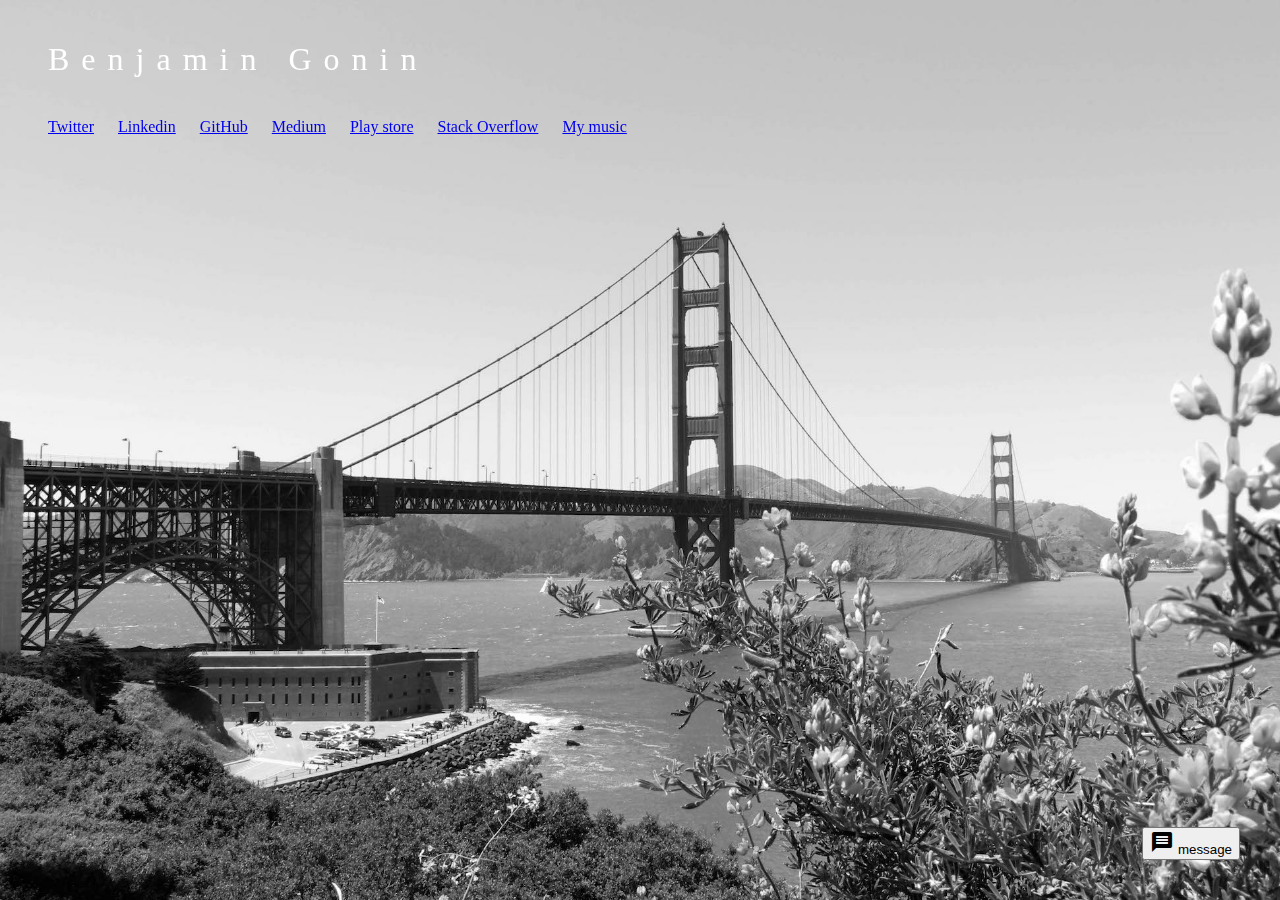
<file: index.html>
<html>
  <head>
    <meta charset="utf-8">
    <title>Benjamin Gonin</title>

    <meta http-equiv="X-UA-Compatible" content="IE=edge">
    <meta name="description" content="benju site">
    <meta name="viewport" content="width=device-width, initial-scale=1.0, minimum-scale=1.0">
    <meta name="theme-color" content="#FFA138">

    <!-- Add to homescreen for Chrome on Android -->
    <meta name="mobile-web-app-capable" content="yes">
    <link rel="icon" sizes="192x192" href="images/android-desktop.png">

    <!-- Add to homescreen for Safari on iOS -->
    <meta name="apple-mobile-web-app-capable" content="yes">
    <meta name="apple-mobile-web-app-status-bar-style" content="black">
    <meta name="apple-mobile-web-app-title" content="Material Design Lite">
    <link rel="apple-touch-icon-precomposed" href="images/ios-desktop.png">

    <!-- Tile icon for Win8 (144x144 + tile color) -->
    <meta name="msapplication-TileImage" content="images/touch/ms-touch-icon-144x144-precomposed.png">
    <meta name="msapplication-TileColor" content="#3372DF">

    <link rel="shortcut icon" href="images/favicon.png">

    <link rel="stylesheet" href="https://fonts.googleapis.com/css?family=Roboto:regular,bold,italic,thin,light,bolditalic,black,medium&amp;lang=en">
    <link rel="stylesheet" href="https://fonts.googleapis.com/icon?family=Material+Icons">
    <link rel="stylesheet" href="https://code.getmdl.io/1.3.0/material.grey-orange.min.css">
    <link rel="stylesheet" href="styles.css">

    <!-- Google Analytics -->
    <script>
    (function(i,s,o,g,r,a,m){i['GoogleAnalyticsObject']=r;i[r]=i[r]||function(){
    (i[r].q=i[r].q||[]).push(arguments)},i[r].l=1*new Date();a=s.createElement(o),
    m=s.getElementsByTagName(o)[0];a.async=1;a.src=g;m.parentNode.insertBefore(a,m)
    })(window,document,'script','https://www.google-analytics.com/analytics.js','ga');

    ga('create', 'UA-39055648-2', 'auto');
    ga('send', 'pageview');
    </script>
    <!-- End Google Analytics -->
  </head>
  
  <body>
    <div class="mdl-layout mdl-js-layout has-drawer is-upgraded">
      <main class="mdl-layout__content">
        <div id="content">
          
          <h1>Benjamin Gonin</h1>
          
          <ul class="list-inline">
            <li><a href="https://twitter.com/_benju_" target="_blank" class="mdl-button mdl-js-button mdl-js-ripple-effect mdl-color--accent">Twitter</a></li>
            <li><a href="https://www.linkedin.com/in/benjamingonin/" target="_blank" class="mdl-button mdl-js-button mdl-js-ripple-effect mdl-color--accent">Linkedin</a></li>
            <li><a href="https://github.com/benju69" target="_blank" class="mdl-button mdl-js-button mdl-js-ripple-effect mdl-color--accent">GitHub</a></li>
            <li><a href="https://medium.com/@_benju_" target="_blank" class="mdl-button mdl-js-button mdl-js-ripple-effect mdl-color--accent">Medium</a></li>
            <li><a href="https://play.google.com/store/apps/developer?id=benju" target="_blank" class="mdl-button mdl-js-button mdl-js-ripple-effect mdl-color--accent">Play store</a></li>
            <li><a href="https://stackoverflow.com/users/1895025/benju" target="_blank" class="mdl-button mdl-js-button mdl-js-ripple-effect mdl-color--accent">Stack Overflow</a></li>
            <li><a href="https://electricblackhole.fanlink.to/cMVH" target="_blank" class="mdl-button mdl-js-button mdl-js-ripple-effect mdl-color--accent">My music</a></li>
          </ul>
          
        </div>
        <a href="mailto:begonin@gmail.com">
          <button class="mdl-button mdl-js-ripple-effect mdl-js-button mdl-button--fab mdl-color--accent" id="contact">
            <i class="material-icons mdl-color-text--white" role="presentation">message</i>
            <span class="visuallyhidden">message</span>
          </button>
        </a>
      </main>
    </div>
  </body>
</html>
</file>
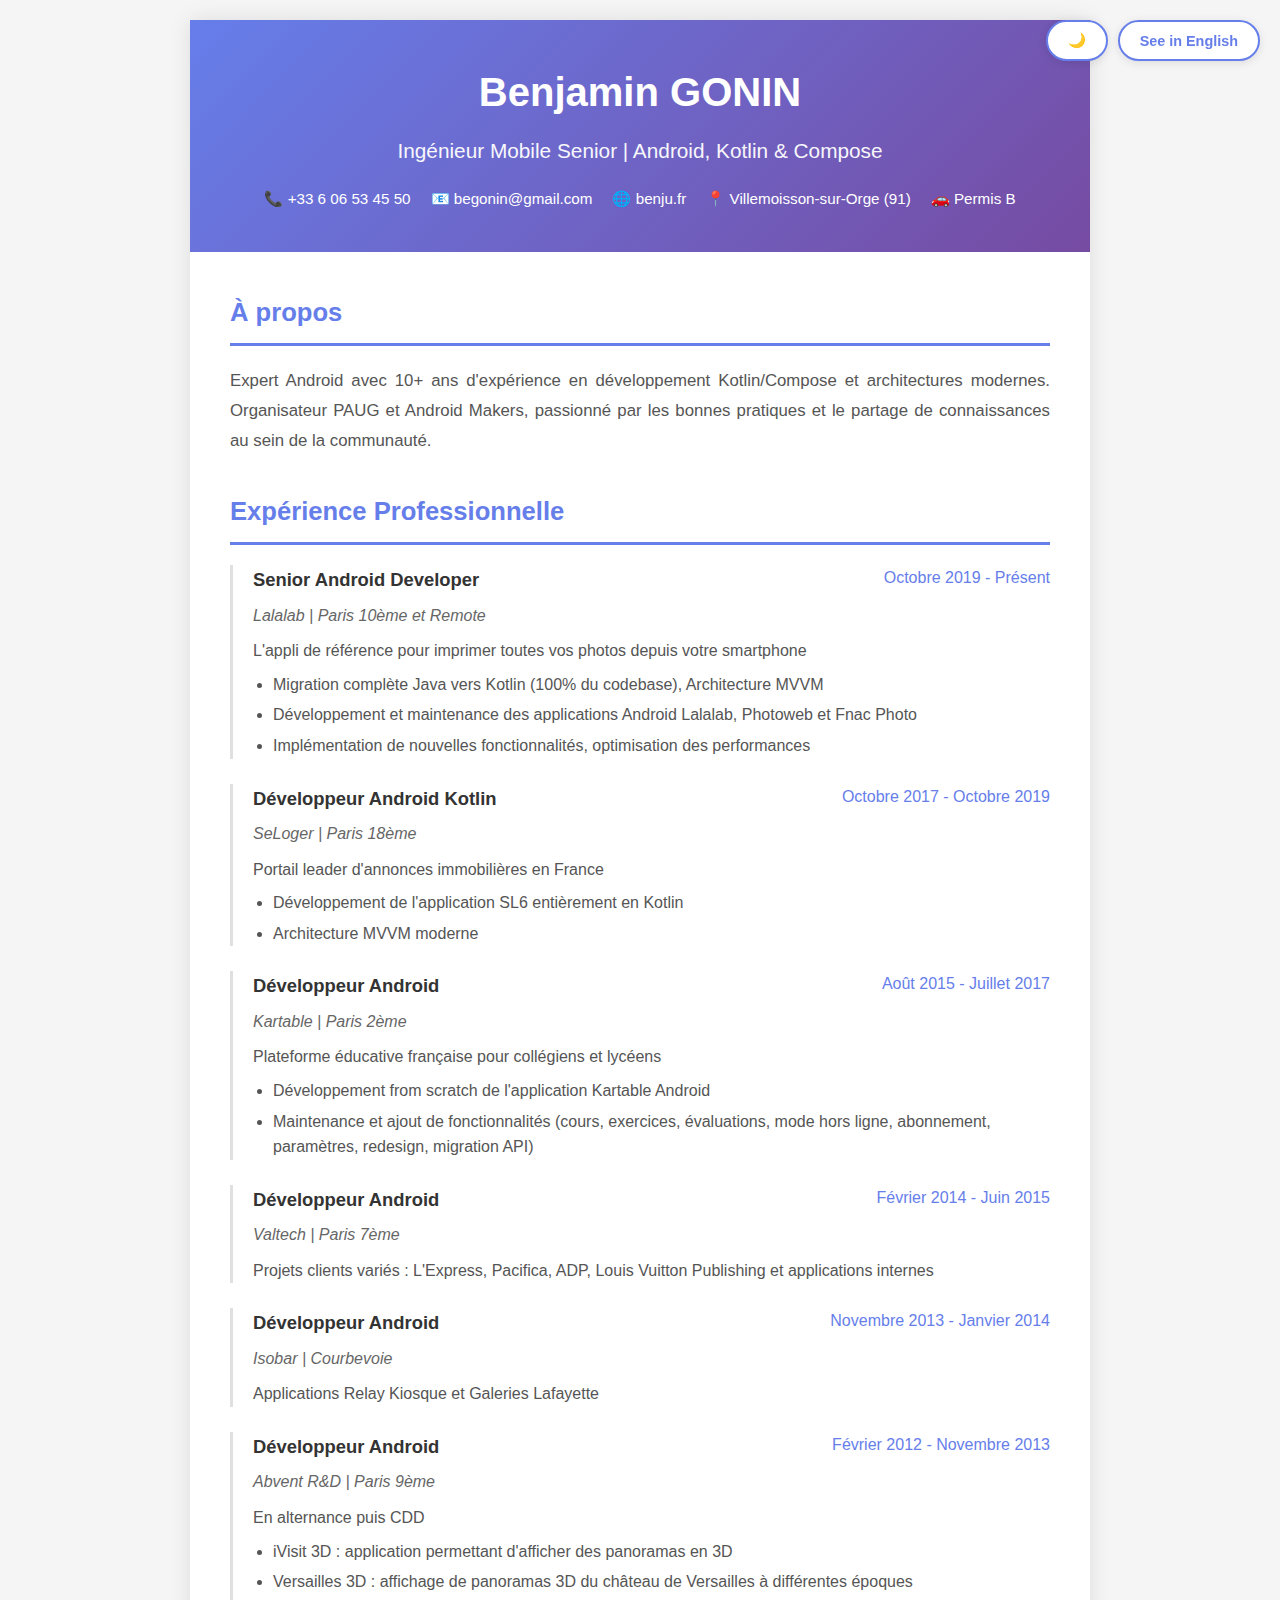
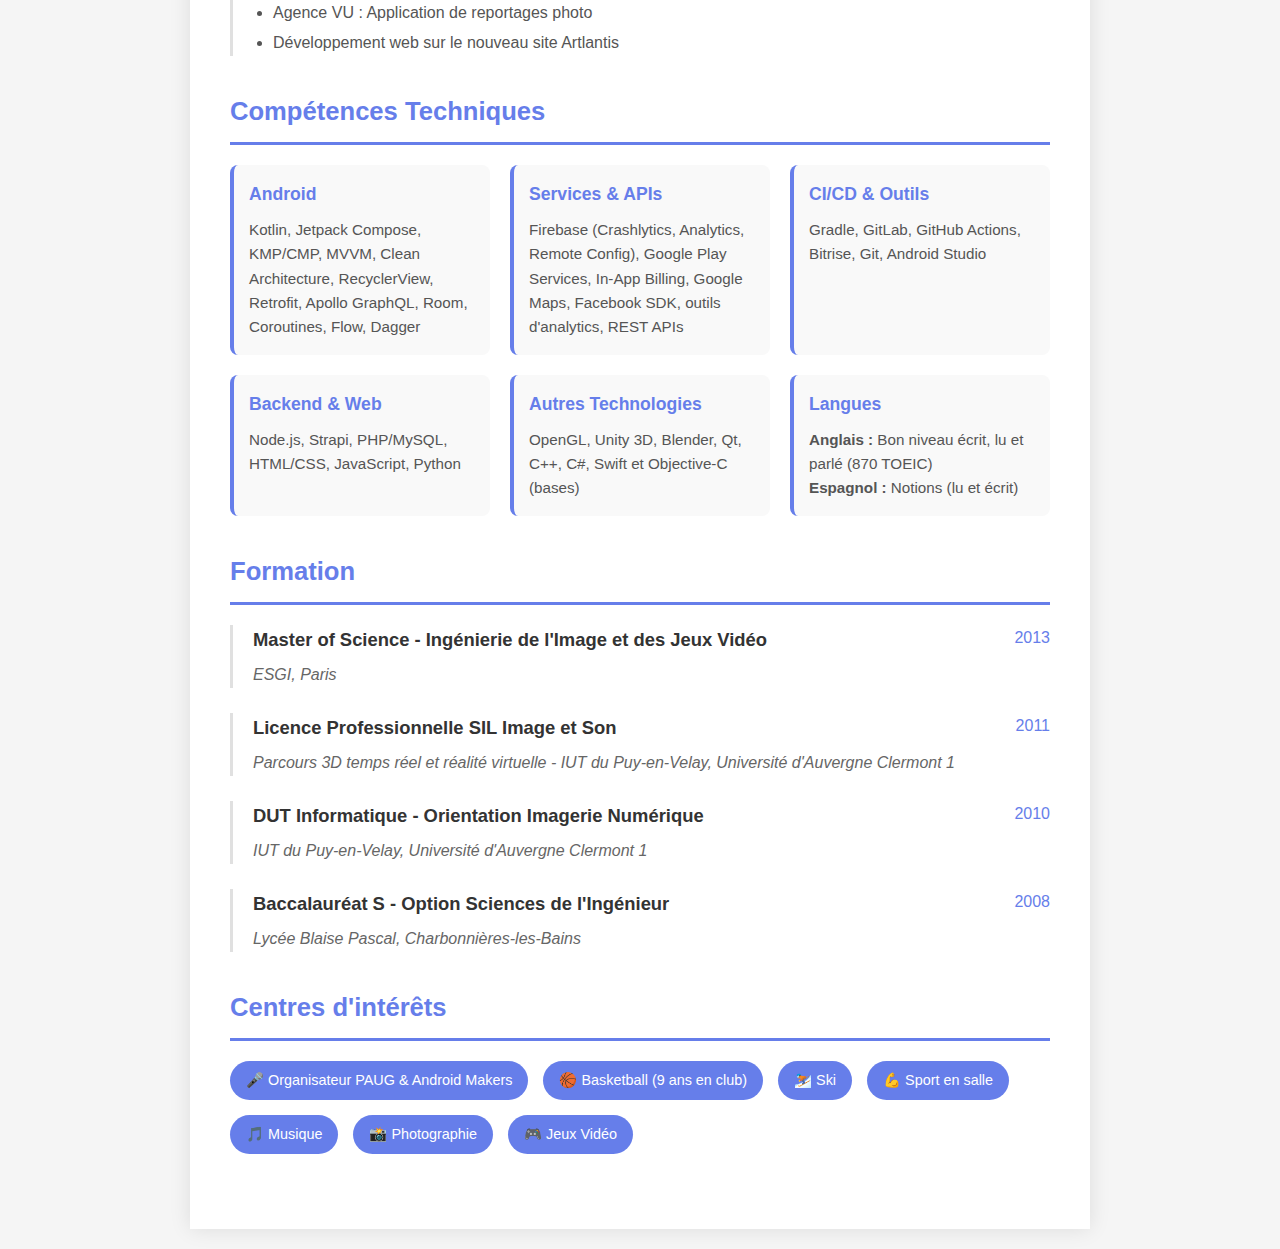
<file: cv.html>
<!DOCTYPE html>
<html lang="fr">

<head>
    <meta charset="UTF-8">
    <meta name="viewport" content="width=device-width, initial-scale=1.0">
    <meta name="description"
        content="CV de Benjamin GONIN - Ingénieur Android Senior spécialisé en Kotlin & Compose. Plus de 10 ans d'expérience en développement mobile.">
    <meta name="author" content="Benjamin Gonin">
    <meta name="keywords" content="CV, Benjamin Gonin, Android Developer, Kotlin, Jetpack Compose, Ingénieur Android">

    <!-- Open Graph / Social Media Meta Tags -->
    <meta property="og:type" content="profile">
    <meta property="og:url" content="https://benju.fr/cv.html">
    <meta property="og:title" content="CV Benjamin GONIN - Ingénieur Android Senior">
    <meta property="og:description" content="Expert Android avec 10+ ans d'expérience en développement Kotlin/Compose">
    <meta property="og:image" content="https://benju.fr/images/avatar.png">

    <!-- Favicon -->
    <link rel="icon" type="image/png" href="images/favicon.png">
    <link rel="shortcut icon" href="images/favicon.png">

    <title>CV Benjamin GONIN - Ingénieur Android Senior</title>
    <style>
        :root {
            --bg-color: #f5f5f5;
            --container-bg: white;
            --text-color: #333;
            --text-secondary: #555;
            --text-tertiary: #666;
            --border-color: #e0e0e0;
            --skill-bg: #f9f9f9;
            --shadow: rgba(0, 0, 0, 0.1);
            --header-gradient-start: #667eea;
            --header-gradient-end: #764ba2;
        }

        body.dark-mode {
            --bg-color: #1a1a1a;
            --container-bg: #2d2d2d;
            --text-color: #e0e0e0;
            --text-secondary: #c0c0c0;
            --text-tertiary: #a0a0a0;
            --border-color: #404040;
            --skill-bg: #363636;
            --shadow: rgba(0, 0, 0, 0.3);
            --header-gradient-start: #667eea;
            --header-gradient-end: #764ba2;
        }

        * {
            margin: 0;
            padding: 0;
            box-sizing: border-box;
        }

        body {
            font-family: 'Segoe UI', Tahoma, Geneva, Verdana, sans-serif;
            line-height: 1.6;
            color: var(--text-color);
            background: var(--bg-color);
            padding: 20px;
            transition: background-color 0.3s ease, color 0.3s ease;
        }

        .container {
            max-width: 900px;
            margin: 0 auto;
            background: var(--container-bg);
            box-shadow: 0 0 20px var(--shadow);
            transition: background-color 0.3s ease, box-shadow 0.3s ease;
        }

        .header {
            background: linear-gradient(135deg, var(--header-gradient-start) 0%, var(--header-gradient-end) 100%);
            color: white;
            padding: 40px;
            text-align: center;
        }

        .header h1 {
            font-size: 2.5em;
            margin-bottom: 10px;
            font-weight: 700;
        }

        .header .subtitle {
            font-size: 1.3em;
            margin-bottom: 20px;
            opacity: 0.95;
        }

        .contact-info {
            display: flex;
            justify-content: center;
            flex-wrap: wrap;
            gap: 20px;
            font-size: 0.95em;
        }

        .contact-info a {
            color: white;
            text-decoration: none;
            transition: opacity 0.3s;
        }

        .contact-info a:hover {
            opacity: 0.8;
        }

        .content {
            padding: 40px;
        }

        .section {
            margin-bottom: 35px;
        }

        .section-title {
            font-size: 1.6em;
            color: #667eea;
            margin-bottom: 20px;
            padding-bottom: 10px;
            border-bottom: 3px solid #667eea;
            font-weight: 600;
        }

        .about {
            font-size: 1.05em;
            line-height: 1.8;
            color: var(--text-secondary);
            text-align: justify;
        }

        .experience-item,
        .education-item {
            margin-bottom: 25px;
            padding-left: 20px;
            border-left: 3px solid var(--border-color);
        }

        .experience-header {
            display: flex;
            justify-content: space-between;
            align-items: flex-start;
            margin-bottom: 8px;
            flex-wrap: wrap;
        }

        .job-title {
            font-size: 1.15em;
            font-weight: 600;
            color: var(--text-color);
        }

        .duration {
            color: #667eea;
            font-weight: 500;
            white-space: nowrap;
        }

        .company {
            color: var(--text-tertiary);
            font-style: italic;
            margin-bottom: 10px;
        }

        .description {
            color: var(--text-secondary);
            margin-bottom: 8px;
        }

        ul {
            margin-left: 20px;
            margin-top: 8px;
        }

        ul li {
            margin-bottom: 5px;
            color: var(--text-secondary);
        }

        .skills-grid {
            display: grid;
            grid-template-columns: repeat(auto-fit, minmax(250px, 1fr));
            gap: 20px;
        }

        .skill-category {
            background: var(--skill-bg);
            padding: 15px;
            border-radius: 8px;
            border-left: 4px solid #667eea;
            transition: background-color 0.3s ease;
        }

        .skill-category h3 {
            color: #667eea;
            margin-bottom: 10px;
            font-size: 1.1em;
        }

        .skill-category p {
            color: var(--text-secondary);
            font-size: 0.95em;
            line-height: 1.6;
        }

        .interests {
            display: flex;
            flex-wrap: wrap;
            gap: 15px;
        }

        .interest-tag {
            background: #667eea;
            color: white;
            padding: 8px 16px;
            border-radius: 20px;
            font-size: 0.9em;
        }

        @media print {
            body {
                background: white;
                padding: 0;
            }

            .container {
                box-shadow: none;
                max-width: 100%;
            }

            .header {
                background: #667eea;
                color: white;
            }

            .section {
                page-break-inside: avoid;
            }
        }

        @media (max-width: 768px) {
            .header h1 {
                font-size: 1.8em;
            }

            .header .subtitle {
                font-size: 1.1em;
            }

            .content {
                padding: 25px;
            }

            .experience-header {
                flex-direction: column;
            }

            .duration {
                margin-top: 5px;
            }
        }

        .language-toggle {
            position: fixed;
            top: 20px;
            right: 20px;
            z-index: 1000;
            display: flex;
            gap: 10px;
        }

        .toggle-button {
            background: var(--container-bg);
            color: #667eea;
            border: 2px solid #667eea;
            padding: 10px 20px;
            border-radius: 25px;
            font-size: 0.9em;
            font-weight: 600;
            cursor: pointer;
            transition: all 0.3s;
            box-shadow: 0 2px 10px var(--shadow);
        }

        .toggle-button:hover {
            background: #667eea;
            color: white;
            transform: translateY(-2px);
            box-shadow: 0 4px 15px rgba(102, 126, 234, 0.3);
        }

        .language-button {
            background: var(--container-bg);
            color: #667eea;
            border: 2px solid #667eea;
            padding: 10px 20px;
            border-radius: 25px;
            font-size: 0.9em;
            font-weight: 600;
            cursor: pointer;
            transition: all 0.3s;
            box-shadow: 0 2px 10px var(--shadow);
        }

        .language-button:hover {
            background: #667eea;
            color: white;
            transform: translateY(-2px);
            box-shadow: 0 4px 15px rgba(102, 126, 234, 0.3);
        }

        .hidden {
            display: none;
        }

        @media print {
            .language-toggle {
                display: none;
            }
        }

        @media (max-width: 768px) {
            .language-toggle {
                top: 10px;
                right: 10px;
                flex-direction: column;
            }

            .toggle-button,
            .language-button {
                padding: 8px 16px;
                font-size: 0.85em;
            }
        }
    </style>
</head>

<body>
    <div class="language-toggle">
        <button class="toggle-button" onclick="toggleDarkMode()" id="dark-mode-button">
            <span id="dark-mode-icon">🌙</span>
        </button>
        <button class="language-button" onclick="toggleLanguage()">
            <span id="lang-button-text">See in English</span>
        </button>
    </div>

    <div class="container">
        <!-- French Version -->
        <div id="content-fr" class="cv-content">
            <div class="header">
                <h1>Benjamin GONIN</h1>
                <div class="subtitle">Ingénieur Mobile Senior | Android, Kotlin & Compose</div>
                <div class="contact-info">
                    <span>📞 <a href="tel:+33606534550">+33 6 06 53 45 50</a></span>
                    <span>📧 <a href="mailto:begonin@gmail.com">begonin@gmail.com</a></span>
                    <span>🌐 <a href="https://benju.fr" target="_blank">benju.fr</a></span>
                    <span>📍 Villemoisson-sur-Orge (91)</span>
                    <span>🚗 Permis B</span>
                </div>
            </div>

            <div class="content">
                <section class="section">
                    <h2 class="section-title">À propos</h2>
                    <p class="about">
                        Expert Android avec 10+ ans d'expérience en développement Kotlin/Compose et architectures
                        modernes. Organisateur PAUG et Android Makers, passionné par les bonnes pratiques et le partage
                        de connaissances au sein de la communauté.
                    </p>
                </section>

                <section class="section">
                    <h2 class="section-title">Expérience Professionnelle</h2>

                    <div class="experience-item">
                        <div class="experience-header">
                            <div class="job-title">Senior Android Developer</div>
                            <div class="duration">Octobre 2019 - Présent</div>
                        </div>
                        <div class="company">Lalalab | Paris 10ème et Remote</div>
                        <p class="description">L'appli de référence pour imprimer toutes vos photos depuis votre
                            smartphone</p>
                        <ul>
                            <li>Migration complète Java vers Kotlin (100% du codebase), Architecture MVVM</li>
                            <li>Développement et maintenance des applications Android Lalalab, Photoweb et Fnac Photo
                            </li>
                            <li>Implémentation de nouvelles fonctionnalités, optimisation des performances</li>
                        </ul>
                    </div>

                    <div class="experience-item">
                        <div class="experience-header">
                            <div class="job-title">Développeur Android Kotlin</div>
                            <div class="duration">Octobre 2017 - Octobre 2019</div>
                        </div>
                        <div class="company">SeLoger | Paris 18ème</div>
                        <p class="description">Portail leader d'annonces immobilières en France</p>
                        <ul>
                            <li>Développement de l'application SL6 entièrement en Kotlin</li>
                            <li>Architecture MVVM moderne</li>
                        </ul>
                    </div>

                    <div class="experience-item">
                        <div class="experience-header">
                            <div class="job-title">Développeur Android</div>
                            <div class="duration">Août 2015 - Juillet 2017</div>
                        </div>
                        <div class="company">Kartable | Paris 2ème</div>
                        <p class="description">Plateforme éducative française pour collégiens et lycéens</p>
                        <ul>
                            <li>Développement from scratch de l'application Kartable Android</li>
                            <li>Maintenance et ajout de fonctionnalités (cours, exercices, évaluations, mode hors ligne,
                                abonnement, paramètres, redesign, migration API)</li>
                        </ul>
                    </div>

                    <div class="experience-item">
                        <div class="experience-header">
                            <div class="job-title">Développeur Android</div>
                            <div class="duration">Février 2014 - Juin 2015</div>
                        </div>
                        <div class="company">Valtech | Paris 7ème</div>
                        <p class="description">Projets clients variés : L'Express, Pacifica, ADP, Louis Vuitton
                            Publishing et applications internes</p>
                    </div>

                    <div class="experience-item">
                        <div class="experience-header">
                            <div class="job-title">Développeur Android</div>
                            <div class="duration">Novembre 2013 - Janvier 2014</div>
                        </div>
                        <div class="company">Isobar | Courbevoie</div>
                        <p class="description">Applications Relay Kiosque et Galeries Lafayette</p>
                    </div>

                    <div class="experience-item">
                        <div class="experience-header">
                            <div class="job-title">Développeur Android</div>
                            <div class="duration">Février 2012 - Novembre 2013</div>
                        </div>
                        <div class="company">Abvent R&D | Paris 9ème</div>
                        <p class="description">En alternance puis CDD</p>
                        <ul>
                            <li>iVisit 3D : application permettant d'afficher des panoramas en 3D</li>
                            <li>Versailles 3D : affichage de panoramas 3D du château de Versailles à différentes époques
                            </li>
                            <li>Agence VU : Application de reportages photo</li>
                            <li>Développement web sur le nouveau site Artlantis</li>
                        </ul>
                    </div>
                </section>

                <section class="section">
                    <h2 class="section-title">Compétences Techniques</h2>
                    <div class="skills-grid">
                        <div class="skill-category">
                            <h3>Android</h3>
                            <p>Kotlin, Jetpack Compose, KMP/CMP, MVVM, Clean Architecture, RecyclerView, Retrofit,
                                Apollo GraphQL, Room, Coroutines, Flow, Dagger</p>
                        </div>

                        <div class="skill-category">
                            <h3>Services & APIs</h3>
                            <p>Firebase (Crashlytics, Analytics, Remote Config), Google Play Services, In-App Billing,
                                Google Maps, Facebook SDK, outils d'analytics, REST APIs</p>
                        </div>

                        <div class="skill-category">
                            <h3>CI/CD & Outils</h3>
                            <p>Gradle, GitLab, GitHub Actions, Bitrise, Git, Android Studio</p>
                        </div>

                        <div class="skill-category">
                            <h3>Backend & Web</h3>
                            <p>Node.js, Strapi, PHP/MySQL, HTML/CSS, JavaScript, Python</p>
                        </div>

                        <div class="skill-category">
                            <h3>Autres Technologies</h3>
                            <p>OpenGL, Unity 3D, Blender, Qt, C++, C#, Swift et Objective-C (bases)</p>
                        </div>

                        <div class="skill-category">
                            <h3>Langues</h3>
                            <p><strong>Anglais :</strong> Bon niveau écrit, lu et parlé (870 TOEIC)<br><strong>Espagnol
                                    :</strong> Notions (lu et écrit)</p>
                        </div>
                    </div>
                </section>

                <section class="section">
                    <h2 class="section-title">Formation</h2>

                    <div class="education-item">
                        <div class="experience-header">
                            <div class="job-title">Master of Science - Ingénierie de l'Image et des Jeux Vidéo</div>
                            <div class="duration">2013</div>
                        </div>
                        <div class="company">ESGI, Paris</div>
                    </div>

                    <div class="education-item">
                        <div class="experience-header">
                            <div class="job-title">Licence Professionnelle SIL Image et Son</div>
                            <div class="duration">2011</div>
                        </div>
                        <div class="company">Parcours 3D temps réel et réalité virtuelle - IUT du Puy-en-Velay,
                            Université d'Auvergne Clermont 1</div>
                    </div>

                    <div class="education-item">
                        <div class="experience-header">
                            <div class="job-title">DUT Informatique - Orientation Imagerie Numérique</div>
                            <div class="duration">2010</div>
                        </div>
                        <div class="company">IUT du Puy-en-Velay, Université d'Auvergne Clermont 1</div>
                    </div>

                    <div class="education-item">
                        <div class="experience-header">
                            <div class="job-title">Baccalauréat S - Option Sciences de l'Ingénieur</div>
                            <div class="duration">2008</div>
                        </div>
                        <div class="company">Lycée Blaise Pascal, Charbonnières-les-Bains</div>
                    </div>
                </section>

                <section class="section">
                    <h2 class="section-title">Centres d'intérêts</h2>
                    <div class="interests">
                        <div class="interest-tag">🎤 Organisateur PAUG & Android Makers</div>
                        <div class="interest-tag">🏀 Basketball (9 ans en club)</div>
                        <div class="interest-tag">⛷️ Ski</div>
                        <div class="interest-tag">💪 Sport en salle</div>
                        <div class="interest-tag">🎵 Musique</div>
                        <div class="interest-tag">📸 Photographie</div>
                        <div class="interest-tag">🎮 Jeux Vidéo</div>
                    </div>
                </section>
            </div>
        </div>
        <!-- End French Version -->

        <!-- English Version -->
        <div id="content-en" class="cv-content hidden">
            <div class="header">
                <h1>Benjamin GONIN</h1>
                <div class="subtitle">Senior Mobile Engineer | Android, Kotlin & Compose</div>
                <div class="contact-info">
                    <span>📞 <a href="tel:+33606534550">+33 6 06 53 45 50</a></span>
                    <span>📧 <a href="mailto:begonin@gmail.com">begonin@gmail.com</a></span>
                    <span>🌐 <a href="https://benju.fr" target="_blank">benju.fr</a></span>
                    <span>📍 Villemoisson-sur-Orge (91)</span>
                    <span>🚗 Driver's License</span>
                </div>
            </div>

            <div class="content">
                <section class="section">
                    <h2 class="section-title">About</h2>
                    <p class="about">
                        Android expert with 10+ years of experience in Kotlin/Compose development and modern
                        architectures. PAUG and Android Makers organizer, passionate about best practices and knowledge
                        sharing within the community.
                    </p>
                </section>

                <section class="section">
                    <h2 class="section-title">Professional Experience</h2>

                    <div class="experience-item">
                        <div class="experience-header">
                            <div class="job-title">Senior Android Developer</div>
                            <div class="duration">October 2019 - Present</div>
                        </div>
                        <div class="company">Lalalab | Paris 10th & Remote</div>
                        <p class="description">The reference app for printing all your photos from your smartphone</p>
                        <ul>
                            <li>Complete Java to Kotlin migration (100% of codebase), MVVM Architecture</li>
                            <li>Development and maintenance of Lalalab, Photoweb and Fnac Photo Android applications
                            </li>
                            <li>Implementation of new features, performance optimization</li>
                        </ul>
                    </div>

                    <div class="experience-item">
                        <div class="experience-header">
                            <div class="job-title">Kotlin Android Developer</div>
                            <div class="duration">October 2017 - October 2019</div>
                        </div>
                        <div class="company">SeLoger | Paris 18th</div>
                        <p class="description">Leading real estate listings portal in France</p>
                        <ul>
                            <li>Development of SL6 application entirely in Kotlin</li>
                            <li>Modern MVVM architecture</li>
                        </ul>
                    </div>

                    <div class="experience-item">
                        <div class="experience-header">
                            <div class="job-title">Android Developer</div>
                            <div class="duration">August 2015 - July 2017</div>
                        </div>
                        <div class="company">Kartable | Paris 2nd</div>
                        <p class="description">French educational platform for middle and high school students</p>
                        <ul>
                            <li>Developed Kartable Android application from scratch</li>
                            <li>Maintenance and feature additions (lessons, exercises, assessments, offline mode,
                                subscription, settings, redesign, API migration)</li>
                        </ul>
                    </div>

                    <div class="experience-item">
                        <div class="experience-header">
                            <div class="job-title">Android Developer</div>
                            <div class="duration">February 2014 - June 2015</div>
                        </div>
                        <div class="company">Valtech | Paris 7th</div>
                        <p class="description">Various client projects: L'Express, Pacifica, ADP, Louis Vuitton
                            Publishing and internal applications</p>
                    </div>

                    <div class="experience-item">
                        <div class="experience-header">
                            <div class="job-title">Android Developer</div>
                            <div class="duration">November 2013 - January 2014</div>
                        </div>
                        <div class="company">Isobar | Courbevoie</div>
                        <p class="description">Relay Kiosque and Galeries Lafayette applications</p>
                    </div>

                    <div class="experience-item">
                        <div class="experience-header">
                            <div class="job-title">Android Developer</div>
                            <div class="duration">February 2012 - November 2013</div>
                        </div>
                        <div class="company">Abvent R&D | Paris 9th</div>
                        <p class="description">Internship then fixed-term contract</p>
                        <ul>
                            <li>iVisit 3D: application for displaying 3D panoramas</li>
                            <li>Versailles 3D: display of 3D panoramas of the Palace of Versailles in different eras
                            </li>
                            <li>Agence VU: Photo reportage application</li>
                            <li>Web development on the new Artlantis website</li>
                        </ul>
                    </div>
                </section>

                <section class="section">
                    <h2 class="section-title">Technical Skills</h2>
                    <div class="skills-grid">
                        <div class="skill-category">
                            <h3>Android</h3>
                            <p>Kotlin, Jetpack Compose, KMP/CMP, MVVM, Clean Architecture, RecyclerView, Retrofit,
                                Apollo GraphQL, Room, Coroutines, Flow, Dagger</p>
                        </div>

                        <div class="skill-category">
                            <h3>Services & APIs</h3>
                            <p>Firebase (Crashlytics, Analytics, Remote Config), Google Play Services, In-App Billing,
                                Google Maps, Facebook SDK, analytics tools, REST APIs</p>
                        </div>

                        <div class="skill-category">
                            <h3>CI/CD & Tools</h3>
                            <p>Gradle, GitLab, GitHub Actions, Bitrise, Git, Android Studio</p>
                        </div>

                        <div class="skill-category">
                            <h3>Backend & Web</h3>
                            <p>Node.js, Strapi, PHP/MySQL, HTML/CSS, JavaScript, Python</p>
                        </div>

                        <div class="skill-category">
                            <h3>Other Technologies</h3>
                            <p>OpenGL, Unity 3D, Blender, Qt, C++, C#, Swift and Objective-C (basics)</p>
                        </div>

                        <div class="skill-category">
                            <h3>Languages</h3>
                            <p><strong>English:</strong> Good level written, read and spoken (870
                                TOEIC)<br><strong>Spanish:</strong> Basic knowledge (read and written)</p>
                        </div>
                    </div>
                </section>

                <section class="section">
                    <h2 class="section-title">Education</h2>

                    <div class="education-item">
                        <div class="experience-header">
                            <div class="job-title">Master of Science - Image and Video Game Engineering</div>
                            <div class="duration">2013</div>
                        </div>
                        <div class="company">ESGI, Paris</div>
                    </div>

                    <div class="education-item">
                        <div class="experience-header">
                            <div class="job-title">Professional Bachelor's Degree SIL Image and Sound</div>
                            <div class="duration">2011</div>
                        </div>
                        <div class="company">Real-time 3D and Virtual Reality Track - IUT du Puy-en-Velay, University of
                            Auvergne Clermont 1</div>
                    </div>

                    <div class="education-item">
                        <div class="experience-header">
                            <div class="job-title">DUT Computer Science - Digital Imaging Orientation</div>
                            <div class="duration">2010</div>
                        </div>
                        <div class="company">IUT du Puy-en-Velay, University of Auvergne Clermont 1</div>
                    </div>

                    <div class="education-item">
                        <div class="experience-header">
                            <div class="job-title">Baccalauréat S - Engineering Sciences Option</div>
                            <div class="duration">2008</div>
                        </div>
                        <div class="company">Lycée Blaise Pascal, Charbonnières-les-Bains</div>
                    </div>
                </section>

                <section class="section">
                    <h2 class="section-title">Interests</h2>
                    <div class="interests">
                        <div class="interest-tag">🎤 PAUG & Android Makers Organizer</div>
                        <div class="interest-tag">🏀 Basketball (9 years in club)</div>
                        <div class="interest-tag">⛷️ Skiing</div>
                        <div class="interest-tag">💪 Gym</div>
                        <div class="interest-tag">🎵 Music</div>
                        <div class="interest-tag">📸 Photography</div>
                        <div class="interest-tag">🎮 Video Games</div>
                    </div>
                </section>
            </div>
        </div>
        <!-- End English Version -->
    </div>

    <script>
        // Dark mode functionality
        function toggleDarkMode() {
            const body = document.body;
            const darkModeIcon = document.getElementById('dark-mode-icon');

            body.classList.toggle('dark-mode');

            if (body.classList.contains('dark-mode')) {
                darkModeIcon.textContent = '☀️';
                localStorage.setItem('darkMode', 'enabled');
            } else {
                darkModeIcon.textContent = '🌙';
                localStorage.setItem('darkMode', 'disabled');
            }
        }

        // Load dark mode preference on page load
        function loadDarkModePreference() {
            const darkMode = localStorage.getItem('darkMode');
            const darkModeIcon = document.getElementById('dark-mode-icon');

            if (darkMode === 'enabled') {
                document.body.classList.add('dark-mode');
                darkModeIcon.textContent = '☀️';
            }
        }

        // Language toggle functionality
        function toggleLanguage() {
            const frContent = document.getElementById('content-fr');
            const enContent = document.getElementById('content-en');
            const buttonText = document.getElementById('lang-button-text');

            if (frContent.classList.contains('hidden')) {
                // Currently showing English, switch to French
                frContent.classList.remove('hidden');
                enContent.classList.add('hidden');
                buttonText.textContent = 'See in English';
                document.documentElement.lang = 'fr';
            } else {
                // Currently showing French, switch to English
                frContent.classList.add('hidden');
                enContent.classList.remove('hidden');
                buttonText.textContent = 'Voir en français';
                document.documentElement.lang = 'en';
            }
        }

        // Load preferences on page load
        window.addEventListener('DOMContentLoaded', loadDarkModePreference);
    </script>
</body>

</html>
</file>
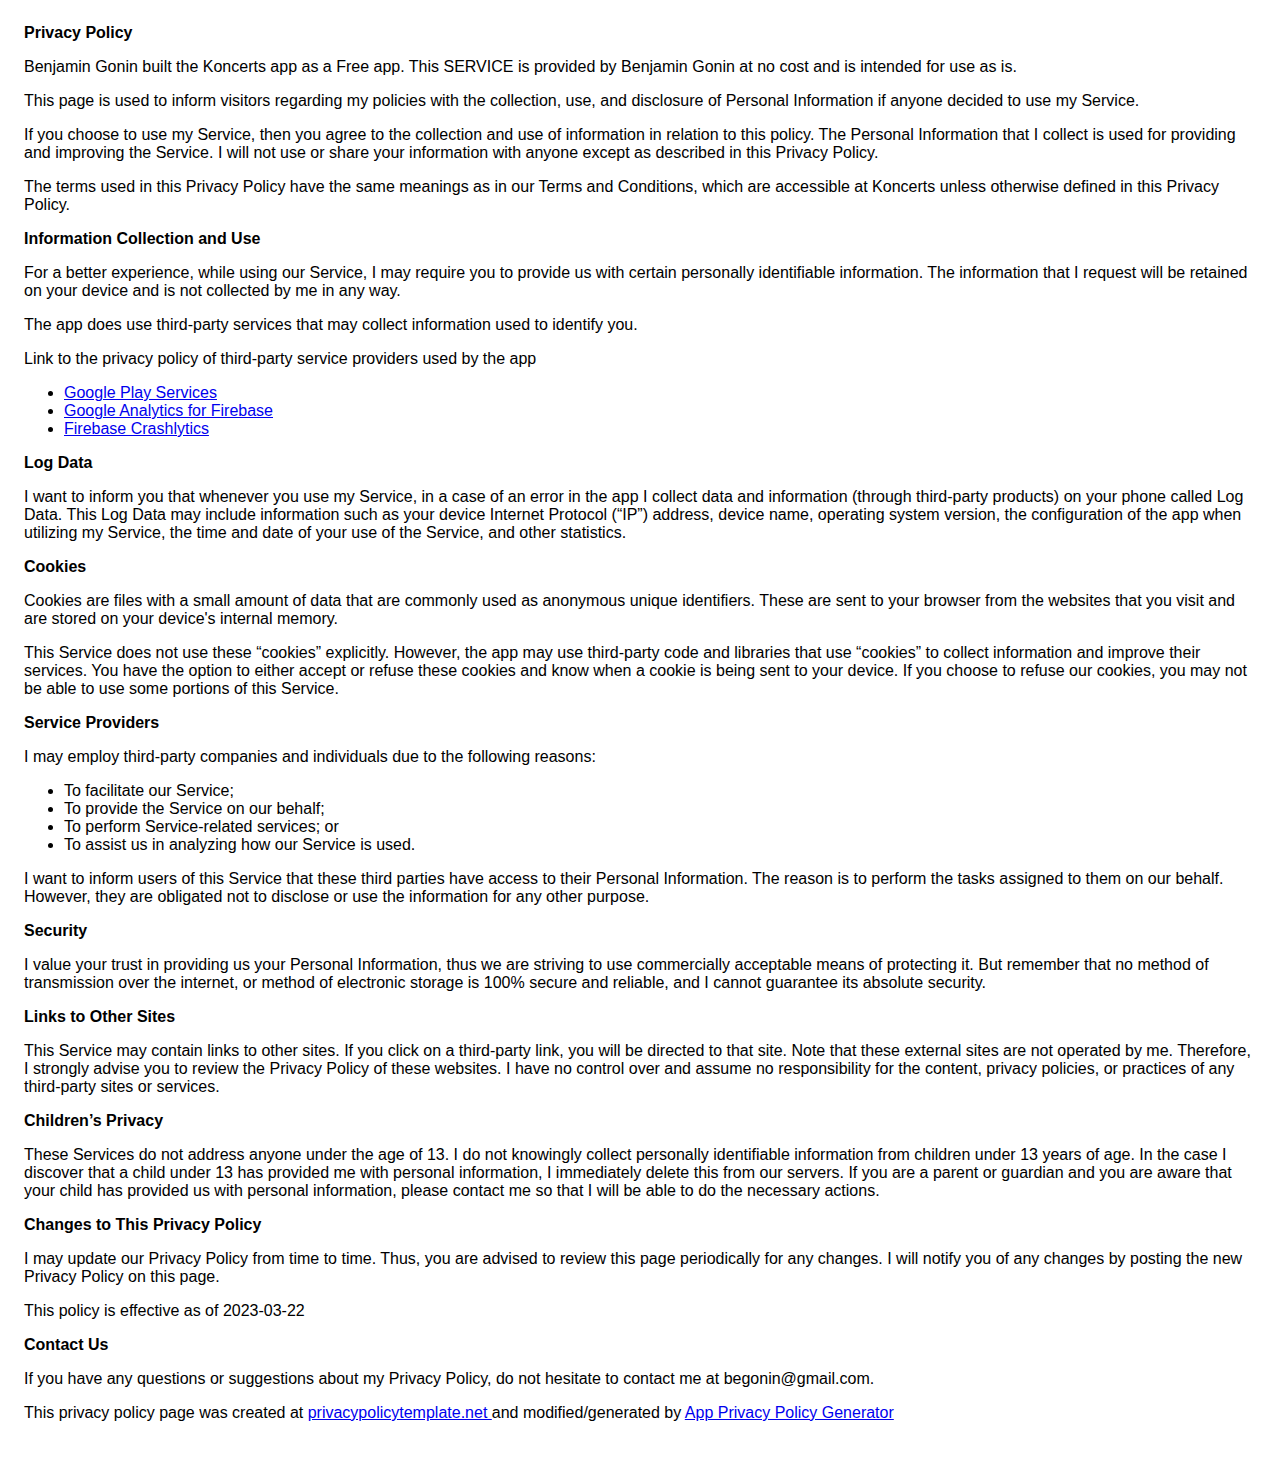
<file: privacy.html>
<!DOCTYPE html>
    <html>
    <head>
      <meta charset='utf-8'>
      <meta name='viewport' content='width=device-width'>
      <title>Privacy Policy</title>
      <style> body { font-family: 'Helvetica Neue', Helvetica, Arial, sans-serif; padding:1em; } </style>
    </head>
    <body>
    <strong>Privacy Policy</strong> <p>
                  Benjamin Gonin built the Koncerts app as
                  a Free app. This SERVICE is provided by
                  Benjamin Gonin at no cost and is intended for use as
                  is.
                </p> <p>
                  This page is used to inform visitors regarding my
                  policies with the collection, use, and disclosure of Personal
                  Information if anyone decided to use my Service.
                </p> <p>
                  If you choose to use my Service, then you agree to
                  the collection and use of information in relation to this
                  policy. The Personal Information that I collect is
                  used for providing and improving the Service. I will not use or share your information with
                  anyone except as described in this Privacy Policy.
                </p> <p>
                  The terms used in this Privacy Policy have the same meanings
                  as in our Terms and Conditions, which are accessible at
                  Koncerts unless otherwise defined in this Privacy Policy.
                </p> <p><strong>Information Collection and Use</strong></p> <p>
                  For a better experience, while using our Service, I
                  may require you to provide us with certain personally
                  identifiable information. The information that
                  I request will be retained on your device and is not collected by me in any way.
                </p> <div><p>
                    The app does use third-party services that may collect
                    information used to identify you.
                  </p> <p>
                    Link to the privacy policy of third-party service providers used
                    by the app
                  </p> <ul><li><a href="https://www.google.com/policies/privacy/" target="_blank" rel="noopener noreferrer">Google Play Services</a></li><!----><li><a href="https://firebase.google.com/policies/analytics" target="_blank" rel="noopener noreferrer">Google Analytics for Firebase</a></li><li><a href="https://firebase.google.com/support/privacy/" target="_blank" rel="noopener noreferrer">Firebase Crashlytics</a></li><!----><!----><!----><!----><!----><!----><!----><!----><!----><!----><!----><!----><!----><!----><!----><!----><!----><!----><!----><!----><!----><!----><!----><!----></ul></div> <p><strong>Log Data</strong></p> <p>
                  I want to inform you that whenever you
                  use my Service, in a case of an error in the app
                  I collect data and information (through third-party
                  products) on your phone called Log Data. This Log Data may
                  include information such as your device Internet Protocol
                  (“IP”) address, device name, operating system version, the
                  configuration of the app when utilizing my Service,
                  the time and date of your use of the Service, and other
                  statistics.
                </p> <p><strong>Cookies</strong></p> <p>
                  Cookies are files with a small amount of data that are
                  commonly used as anonymous unique identifiers. These are sent
                  to your browser from the websites that you visit and are
                  stored on your device's internal memory.
                </p> <p>
                  This Service does not use these “cookies” explicitly. However,
                  the app may use third-party code and libraries that use
                  “cookies” to collect information and improve their services.
                  You have the option to either accept or refuse these cookies
                  and know when a cookie is being sent to your device. If you
                  choose to refuse our cookies, you may not be able to use some
                  portions of this Service.
                </p> <p><strong>Service Providers</strong></p> <p>
                  I may employ third-party companies and
                  individuals due to the following reasons:
                </p> <ul><li>To facilitate our Service;</li> <li>To provide the Service on our behalf;</li> <li>To perform Service-related services; or</li> <li>To assist us in analyzing how our Service is used.</li></ul> <p>
                  I want to inform users of this Service
                  that these third parties have access to their Personal
                  Information. The reason is to perform the tasks assigned to
                  them on our behalf. However, they are obligated not to
                  disclose or use the information for any other purpose.
                </p> <p><strong>Security</strong></p> <p>
                  I value your trust in providing us your
                  Personal Information, thus we are striving to use commercially
                  acceptable means of protecting it. But remember that no method
                  of transmission over the internet, or method of electronic
                  storage is 100% secure and reliable, and I cannot
                  guarantee its absolute security.
                </p> <p><strong>Links to Other Sites</strong></p> <p>
                  This Service may contain links to other sites. If you click on
                  a third-party link, you will be directed to that site. Note
                  that these external sites are not operated by me.
                  Therefore, I strongly advise you to review the
                  Privacy Policy of these websites. I have
                  no control over and assume no responsibility for the content,
                  privacy policies, or practices of any third-party sites or
                  services.
                </p> <p><strong>Children’s Privacy</strong></p> <div><p>
                    These Services do not address anyone under the age of 13.
                    I do not knowingly collect personally
                    identifiable information from children under 13 years of age. In the case
                    I discover that a child under 13 has provided
                    me with personal information, I immediately
                    delete this from our servers. If you are a parent or guardian
                    and you are aware that your child has provided us with
                    personal information, please contact me so that
                    I will be able to do the necessary actions.
                  </p></div> <!----> <p><strong>Changes to This Privacy Policy</strong></p> <p>
                  I may update our Privacy Policy from
                  time to time. Thus, you are advised to review this page
                  periodically for any changes. I will
                  notify you of any changes by posting the new Privacy Policy on
                  this page.
                </p> <p>This policy is effective as of 2023-03-22</p> <p><strong>Contact Us</strong></p> <p>
                  If you have any questions or suggestions about my
                  Privacy Policy, do not hesitate to contact me at begonin@gmail.com.
                </p> <p>This privacy policy page was created at <a href="https://privacypolicytemplate.net" target="_blank" rel="noopener noreferrer">privacypolicytemplate.net </a>and modified/generated by <a href="https://app-privacy-policy-generator.nisrulz.com/" target="_blank" rel="noopener noreferrer">App Privacy Policy Generator</a></p>
    </body>
    </html>
</file>
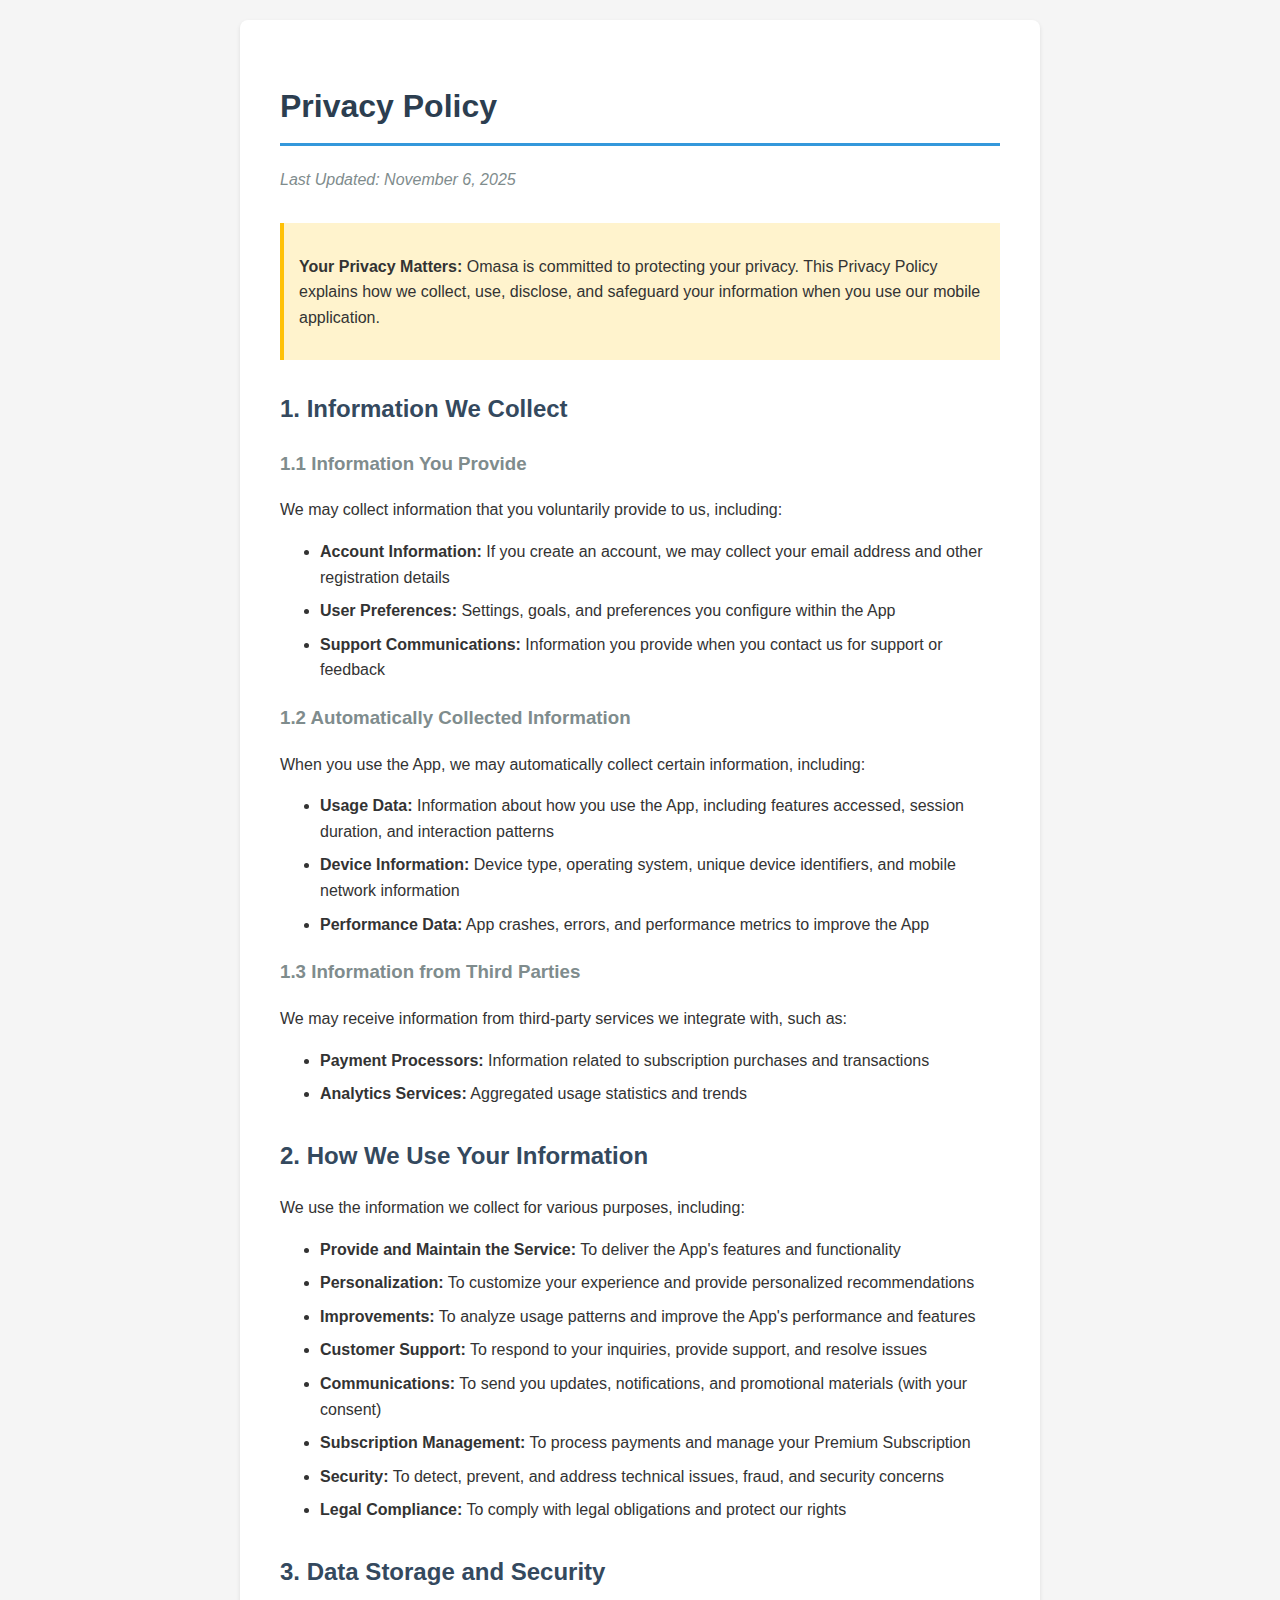
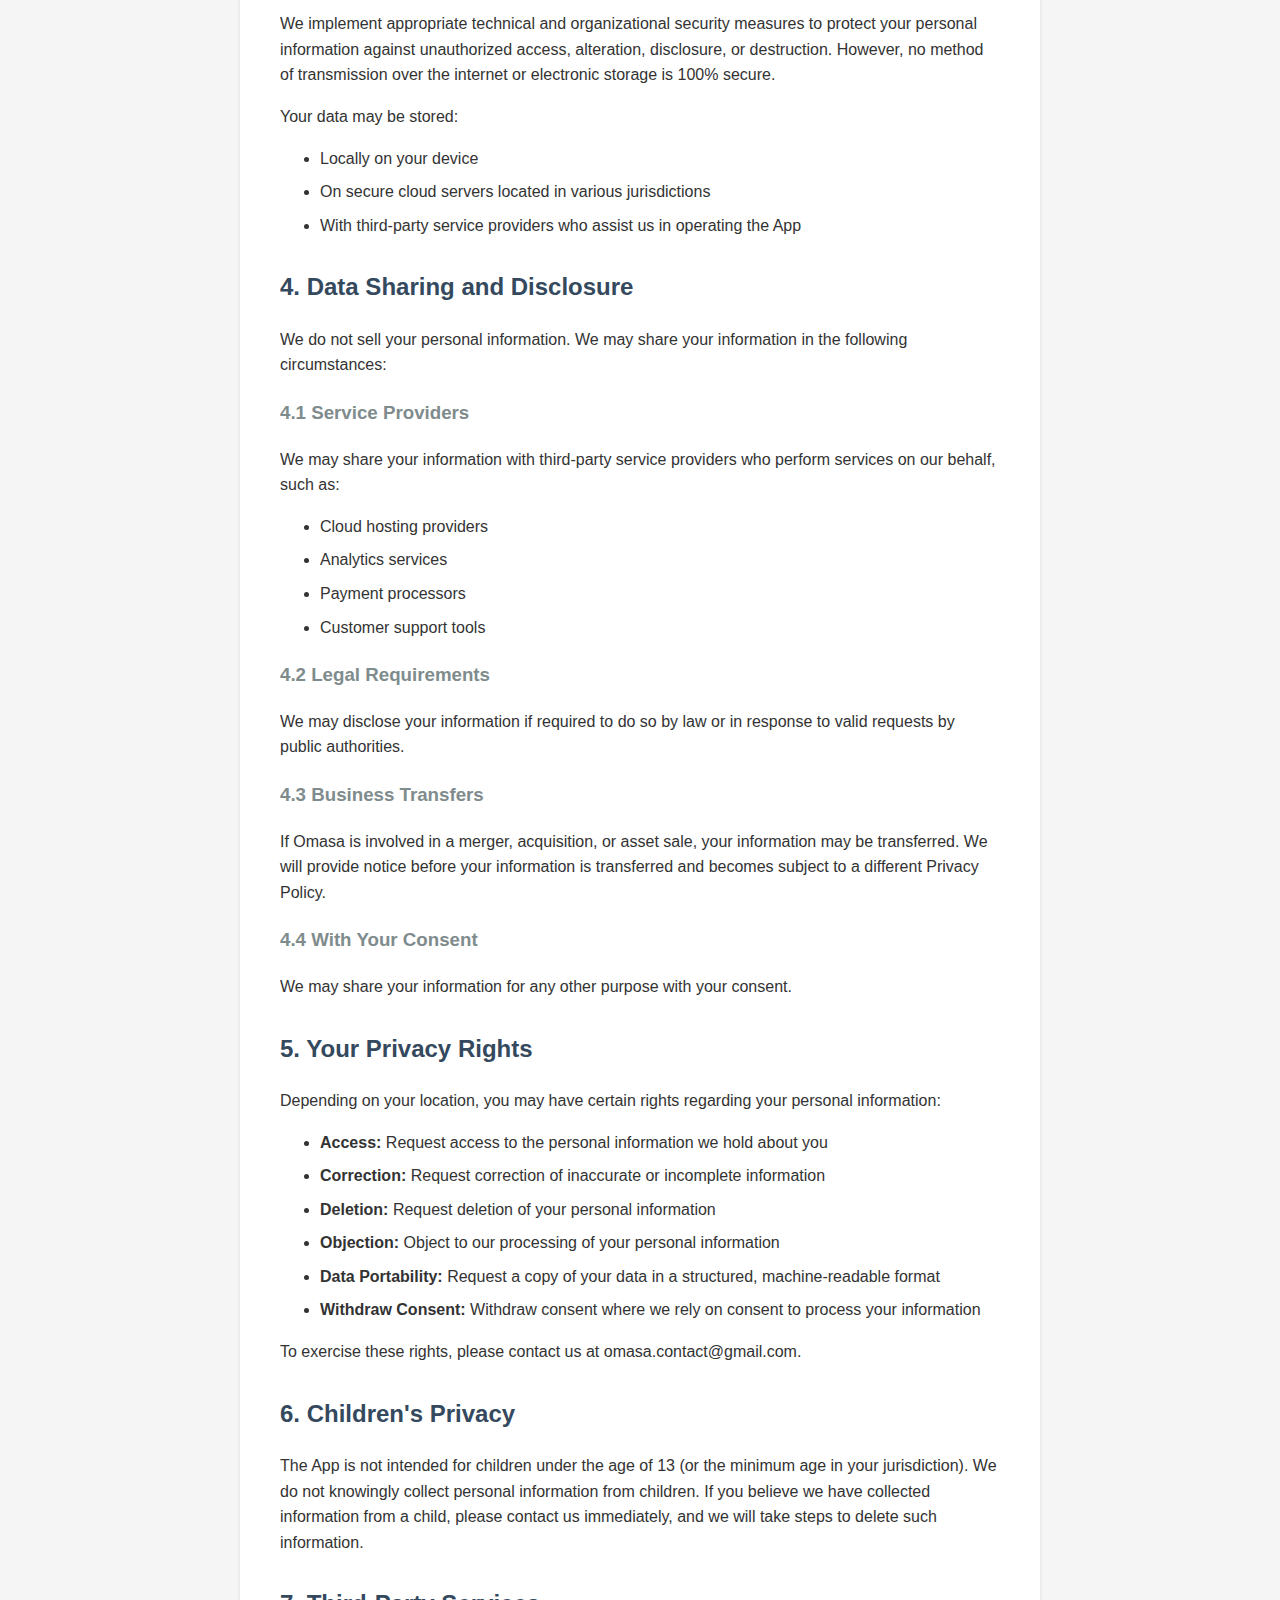
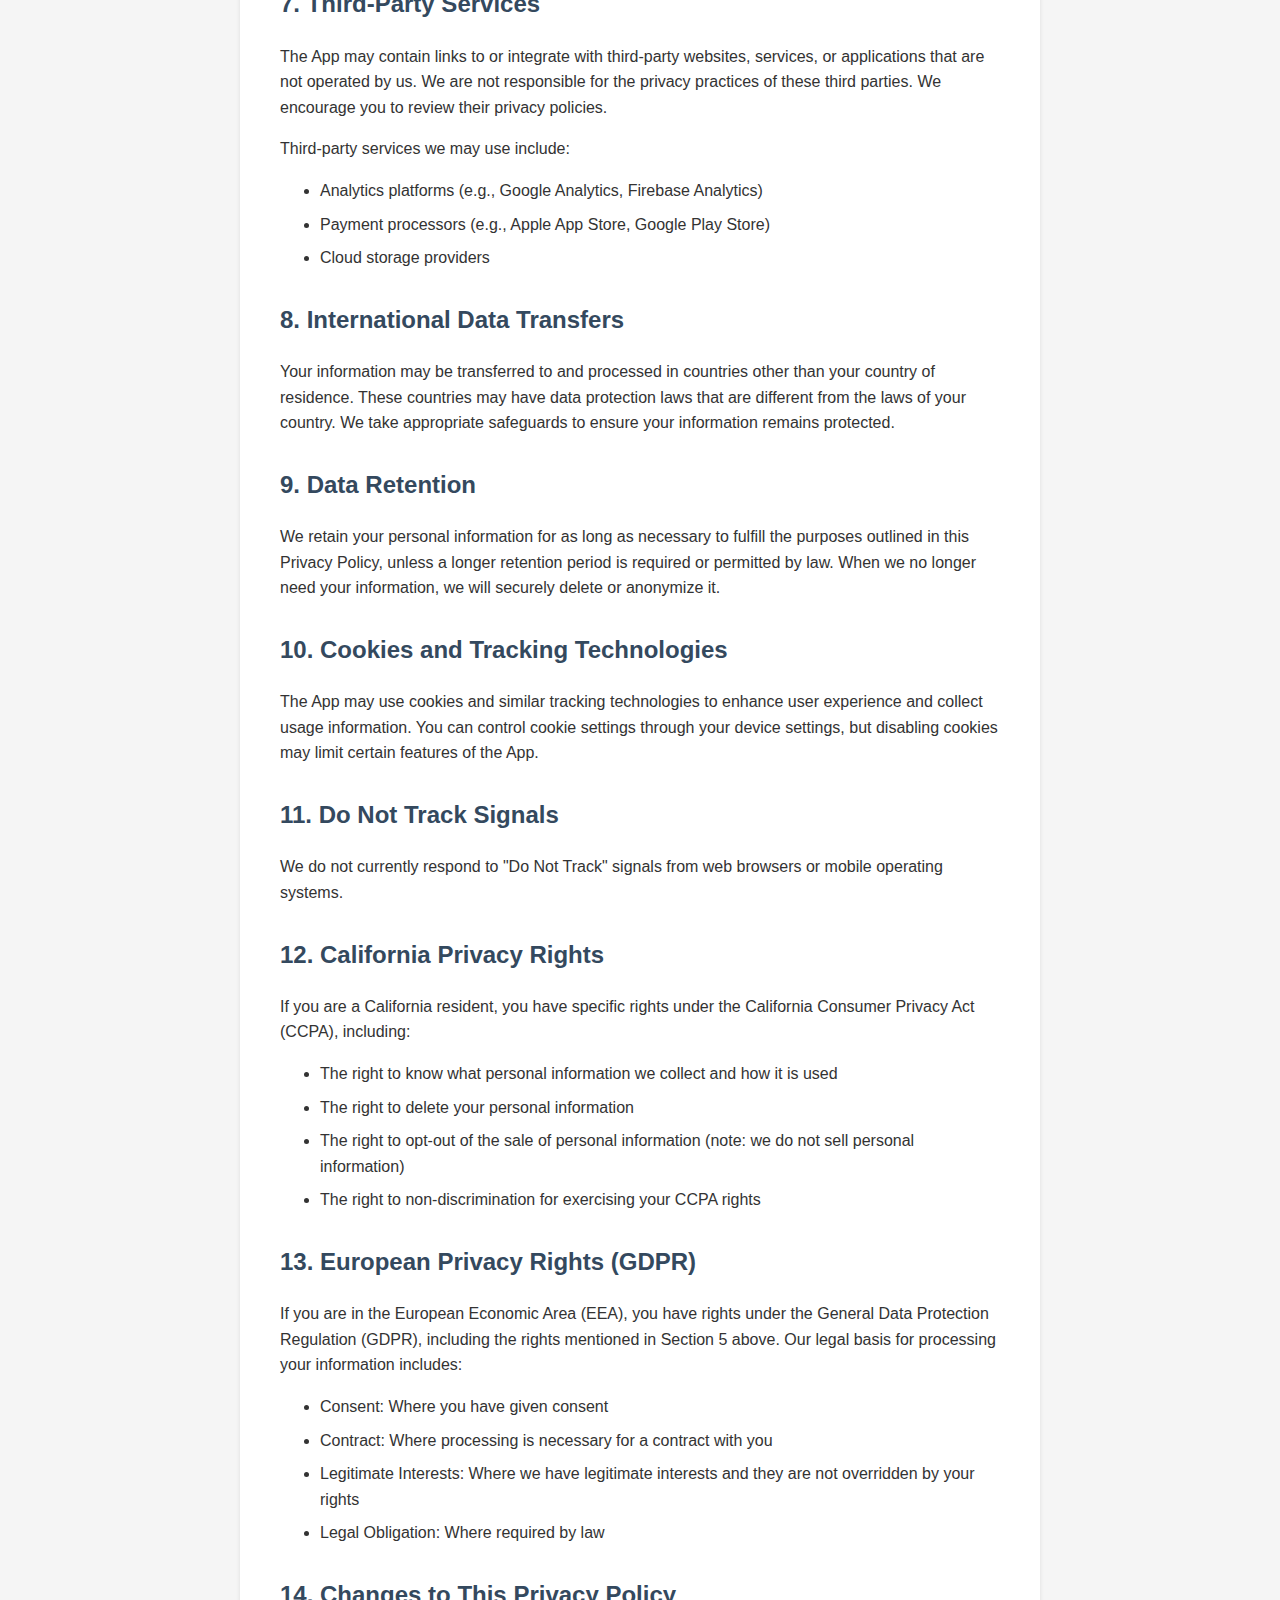
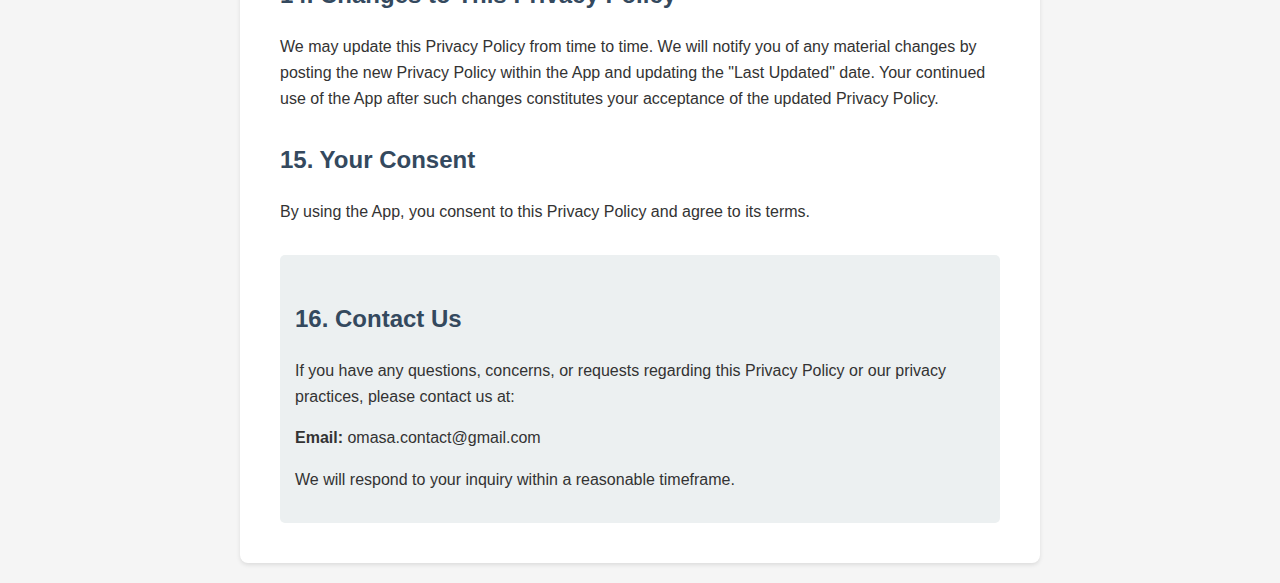
<file: omasa/privacy-policy.html>
<!DOCTYPE html>
<html lang="en">
<head>
    <meta charset="UTF-8">
    <meta name="viewport" content="width=device-width, initial-scale=1.0">
    <title>Privacy Policy - Omasa</title>
    <style>
        body {
            font-family: -apple-system, BlinkMacSystemFont, 'Segoe UI', Roboto, Oxygen, Ubuntu, Cantarell, sans-serif;
            line-height: 1.6;
            color: #333;
            max-width: 800px;
            margin: 0 auto;
            padding: 20px;
            background-color: #f5f5f5;
        }
        .container {
            background-color: white;
            padding: 40px;
            border-radius: 8px;
            box-shadow: 0 2px 4px rgba(0,0,0,0.1);
        }
        h1 {
            color: #2c3e50;
            border-bottom: 3px solid #3498db;
            padding-bottom: 10px;
        }
        h2 {
            color: #34495e;
            margin-top: 30px;
        }
        h3 {
            color: #7f8c8d;
            margin-top: 20px;
        }
        p {
            margin-bottom: 15px;
        }
        ul {
            margin-bottom: 15px;
        }
        li {
            margin-bottom: 8px;
        }
        .last-updated {
            color: #7f8c8d;
            font-style: italic;
            margin-bottom: 30px;
        }
        .contact {
            background-color: #ecf0f1;
            padding: 15px;
            border-radius: 5px;
            margin-top: 30px;
        }
        .highlight {
            background-color: #fff3cd;
            padding: 15px;
            border-left: 4px solid #ffc107;
            margin: 20px 0;
        }
    </style>
</head>
<body>
    <div class="container">
        <h1>Privacy Policy</h1>
        <p class="last-updated">Last Updated: November 6, 2025</p>

        <div class="highlight">
            <p><strong>Your Privacy Matters:</strong> Omasa is committed to protecting your privacy. This Privacy Policy explains how we collect, use, disclose, and safeguard your information when you use our mobile application.</p>
        </div>

        <h2>1. Information We Collect</h2>
        
        <h3>1.1 Information You Provide</h3>
        <p>We may collect information that you voluntarily provide to us, including:</p>
        <ul>
            <li><strong>Account Information:</strong> If you create an account, we may collect your email address and other registration details</li>
            <li><strong>User Preferences:</strong> Settings, goals, and preferences you configure within the App</li>
            <li><strong>Support Communications:</strong> Information you provide when you contact us for support or feedback</li>
        </ul>

        <h3>1.2 Automatically Collected Information</h3>
        <p>When you use the App, we may automatically collect certain information, including:</p>
        <ul>
            <li><strong>Usage Data:</strong> Information about how you use the App, including features accessed, session duration, and interaction patterns</li>
            <li><strong>Device Information:</strong> Device type, operating system, unique device identifiers, and mobile network information</li>
            <li><strong>Performance Data:</strong> App crashes, errors, and performance metrics to improve the App</li>
        </ul>

        <h3>1.3 Information from Third Parties</h3>
        <p>We may receive information from third-party services we integrate with, such as:</p>
        <ul>
            <li><strong>Payment Processors:</strong> Information related to subscription purchases and transactions</li>
            <li><strong>Analytics Services:</strong> Aggregated usage statistics and trends</li>
        </ul>

        <h2>2. How We Use Your Information</h2>
        <p>We use the information we collect for various purposes, including:</p>
        <ul>
            <li><strong>Provide and Maintain the Service:</strong> To deliver the App's features and functionality</li>
            <li><strong>Personalization:</strong> To customize your experience and provide personalized recommendations</li>
            <li><strong>Improvements:</strong> To analyze usage patterns and improve the App's performance and features</li>
            <li><strong>Customer Support:</strong> To respond to your inquiries, provide support, and resolve issues</li>
            <li><strong>Communications:</strong> To send you updates, notifications, and promotional materials (with your consent)</li>
            <li><strong>Subscription Management:</strong> To process payments and manage your Premium Subscription</li>
            <li><strong>Security:</strong> To detect, prevent, and address technical issues, fraud, and security concerns</li>
            <li><strong>Legal Compliance:</strong> To comply with legal obligations and protect our rights</li>
        </ul>

        <h2>3. Data Storage and Security</h2>
        <p>
            We implement appropriate technical and organizational security measures to protect your personal information 
            against unauthorized access, alteration, disclosure, or destruction. However, no method of transmission over 
            the internet or electronic storage is 100% secure.
        </p>
        <p>Your data may be stored:</p>
        <ul>
            <li>Locally on your device</li>
            <li>On secure cloud servers located in various jurisdictions</li>
            <li>With third-party service providers who assist us in operating the App</li>
        </ul>

        <h2>4. Data Sharing and Disclosure</h2>
        <p>We do not sell your personal information. We may share your information in the following circumstances:</p>
        
        <h3>4.1 Service Providers</h3>
        <p>
            We may share your information with third-party service providers who perform services on our behalf, such as:
        </p>
        <ul>
            <li>Cloud hosting providers</li>
            <li>Analytics services</li>
            <li>Payment processors</li>
            <li>Customer support tools</li>
        </ul>

        <h3>4.2 Legal Requirements</h3>
        <p>We may disclose your information if required to do so by law or in response to valid requests by public authorities.</p>

        <h3>4.3 Business Transfers</h3>
        <p>
            If Omasa is involved in a merger, acquisition, or asset sale, your information may be transferred. 
            We will provide notice before your information is transferred and becomes subject to a different Privacy Policy.
        </p>

        <h3>4.4 With Your Consent</h3>
        <p>We may share your information for any other purpose with your consent.</p>

        <h2>5. Your Privacy Rights</h2>
        <p>Depending on your location, you may have certain rights regarding your personal information:</p>
        <ul>
            <li><strong>Access:</strong> Request access to the personal information we hold about you</li>
            <li><strong>Correction:</strong> Request correction of inaccurate or incomplete information</li>
            <li><strong>Deletion:</strong> Request deletion of your personal information</li>
            <li><strong>Objection:</strong> Object to our processing of your personal information</li>
            <li><strong>Data Portability:</strong> Request a copy of your data in a structured, machine-readable format</li>
            <li><strong>Withdraw Consent:</strong> Withdraw consent where we rely on consent to process your information</li>
        </ul>
        <p>To exercise these rights, please contact us at omasa.contact@gmail.com.</p>

        <h2>6. Children's Privacy</h2>
        <p>
            The App is not intended for children under the age of 13 (or the minimum age in your jurisdiction). 
            We do not knowingly collect personal information from children. If you believe we have collected information 
            from a child, please contact us immediately, and we will take steps to delete such information.
        </p>

        <h2>7. Third-Party Services</h2>
        <p>
            The App may contain links to or integrate with third-party websites, services, or applications that are not 
            operated by us. We are not responsible for the privacy practices of these third parties. We encourage you to 
            review their privacy policies.
        </p>
        <p>Third-party services we may use include:</p>
        <ul>
            <li>Analytics platforms (e.g., Google Analytics, Firebase Analytics)</li>
            <li>Payment processors (e.g., Apple App Store, Google Play Store)</li>
            <li>Cloud storage providers</li>
        </ul>

        <h2>8. International Data Transfers</h2>
        <p>
            Your information may be transferred to and processed in countries other than your country of residence. 
            These countries may have data protection laws that are different from the laws of your country. 
            We take appropriate safeguards to ensure your information remains protected.
        </p>

        <h2>9. Data Retention</h2>
        <p>
            We retain your personal information for as long as necessary to fulfill the purposes outlined in this Privacy Policy, 
            unless a longer retention period is required or permitted by law. When we no longer need your information, 
            we will securely delete or anonymize it.
        </p>

        <h2>10. Cookies and Tracking Technologies</h2>
        <p>
            The App may use cookies and similar tracking technologies to enhance user experience and collect usage information. 
            You can control cookie settings through your device settings, but disabling cookies may limit certain features of the App.
        </p>

        <h2>11. Do Not Track Signals</h2>
        <p>
            We do not currently respond to "Do Not Track" signals from web browsers or mobile operating systems.
        </p>

        <h2>12. California Privacy Rights</h2>
        <p>
            If you are a California resident, you have specific rights under the California Consumer Privacy Act (CCPA), including:
        </p>
        <ul>
            <li>The right to know what personal information we collect and how it is used</li>
            <li>The right to delete your personal information</li>
            <li>The right to opt-out of the sale of personal information (note: we do not sell personal information)</li>
            <li>The right to non-discrimination for exercising your CCPA rights</li>
        </ul>

        <h2>13. European Privacy Rights (GDPR)</h2>
        <p>
            If you are in the European Economic Area (EEA), you have rights under the General Data Protection Regulation (GDPR), 
            including the rights mentioned in Section 5 above. Our legal basis for processing your information includes:
        </p>
        <ul>
            <li>Consent: Where you have given consent</li>
            <li>Contract: Where processing is necessary for a contract with you</li>
            <li>Legitimate Interests: Where we have legitimate interests and they are not overridden by your rights</li>
            <li>Legal Obligation: Where required by law</li>
        </ul>

        <h2>14. Changes to This Privacy Policy</h2>
        <p>
            We may update this Privacy Policy from time to time. We will notify you of any material changes by posting the 
            new Privacy Policy within the App and updating the "Last Updated" date. Your continued use of the App after 
            such changes constitutes your acceptance of the updated Privacy Policy.
        </p>

        <h2>15. Your Consent</h2>
        <p>
            By using the App, you consent to this Privacy Policy and agree to its terms.
        </p>

        <div class="contact">
            <h2>16. Contact Us</h2>
            <p>
                If you have any questions, concerns, or requests regarding this Privacy Policy or our privacy practices, 
                please contact us at:
            </p>
            <p>
                <strong>Email:</strong> omasa.contact@gmail.com
            </p>
            <p>
                We will respond to your inquiry within a reasonable timeframe.
            </p>
        </div>
    </div>
</body>
</html>
</file>
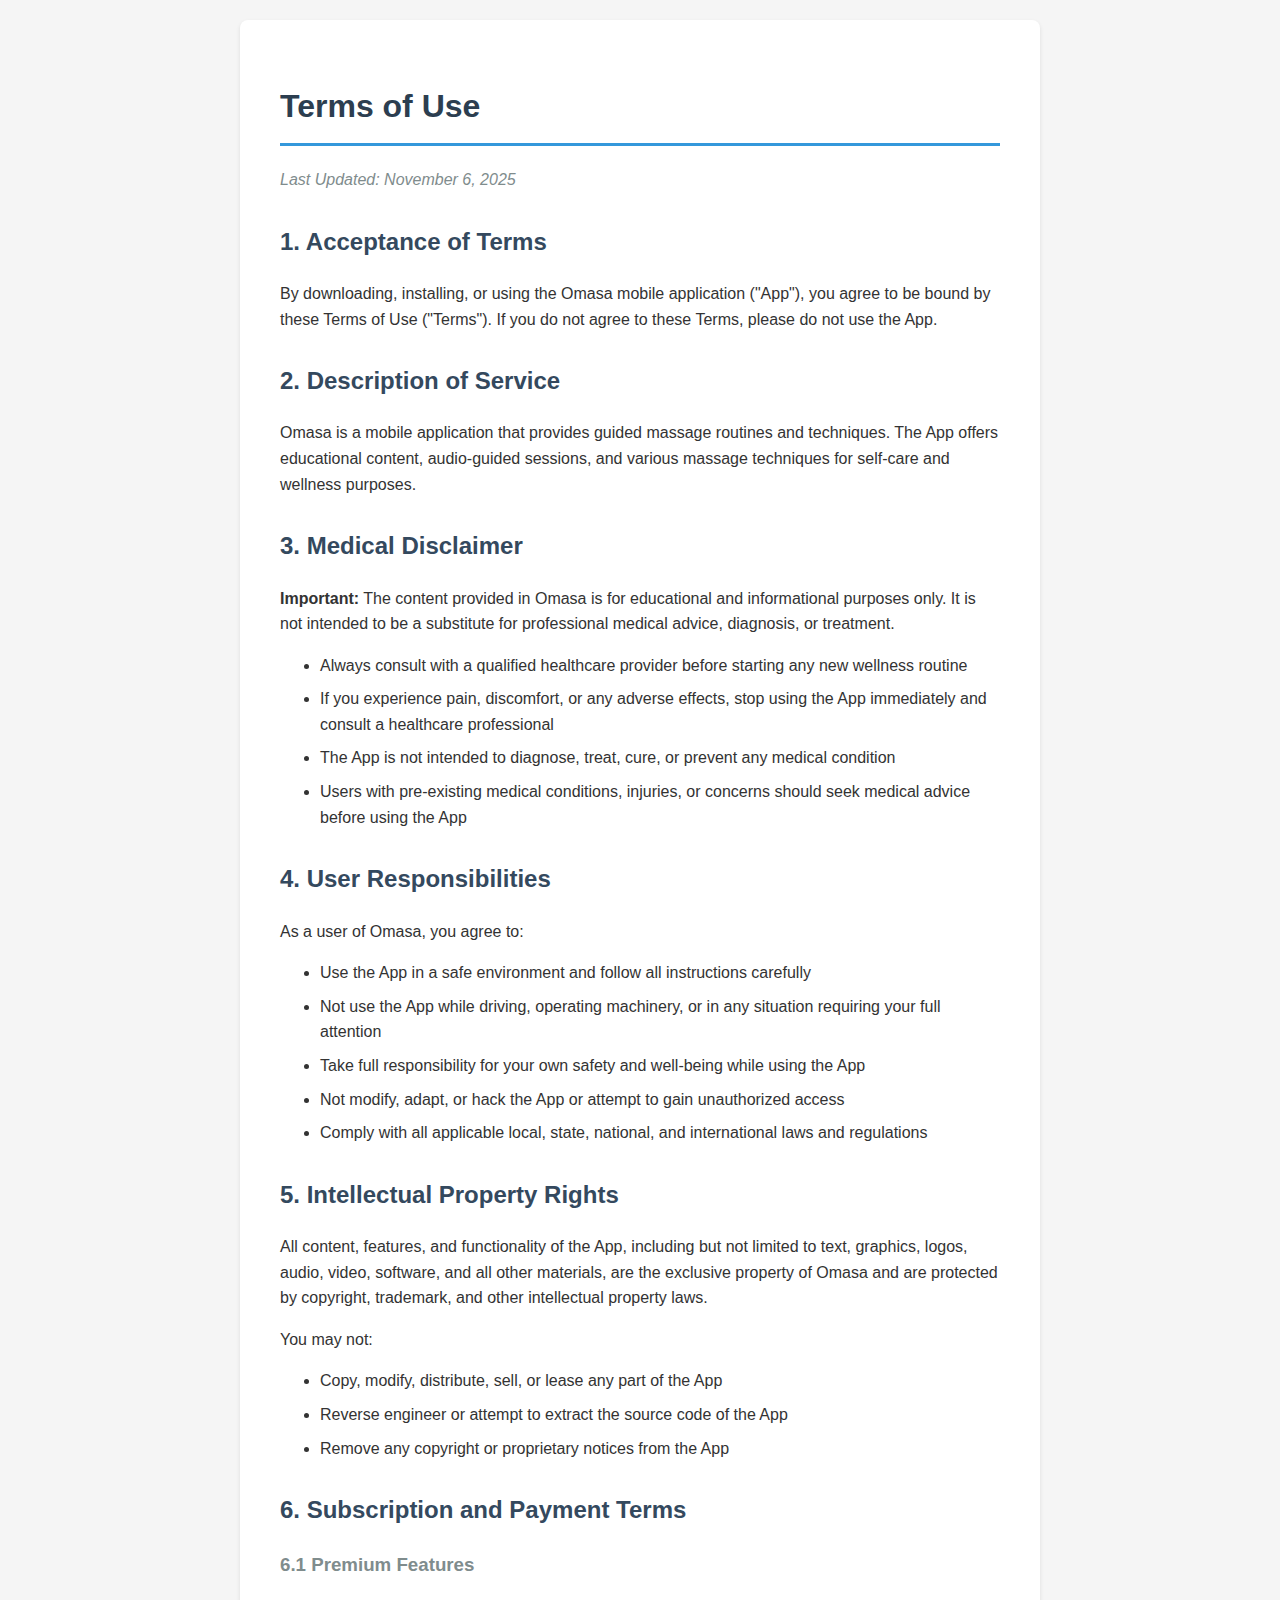
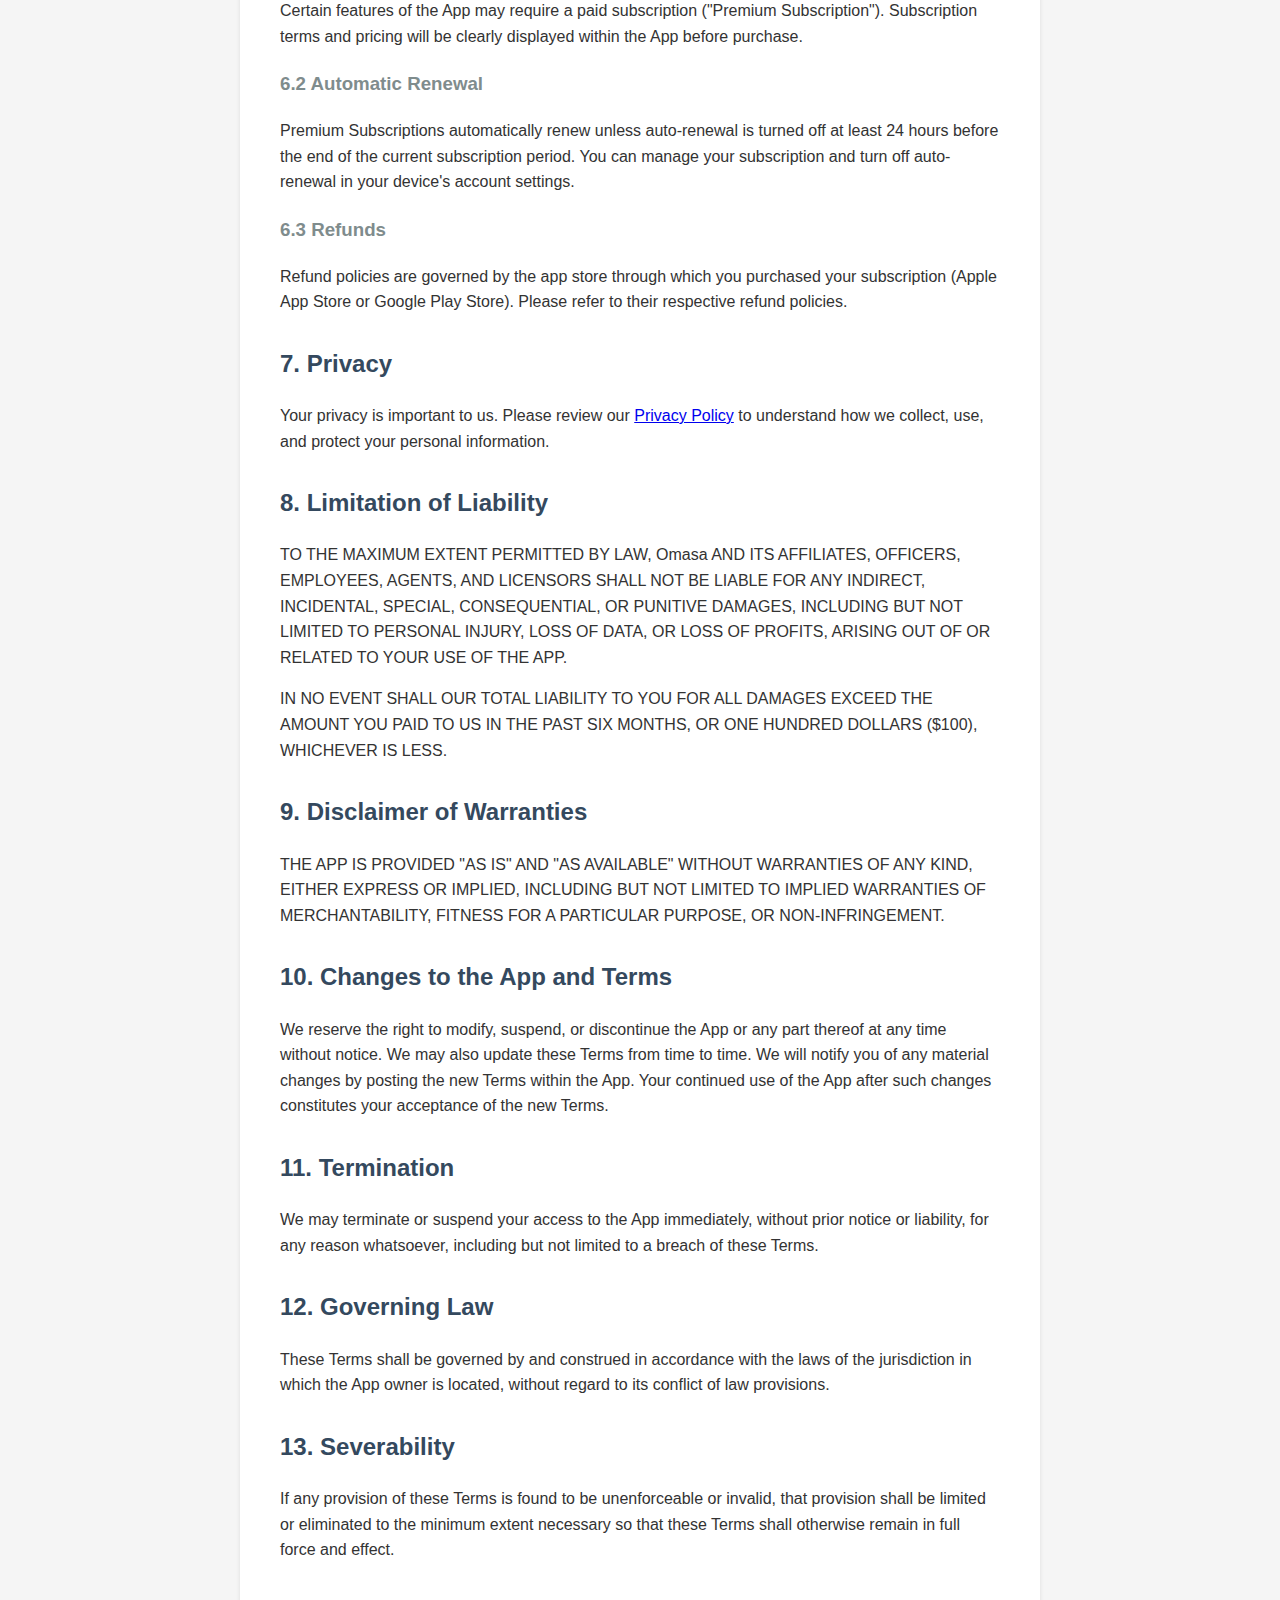
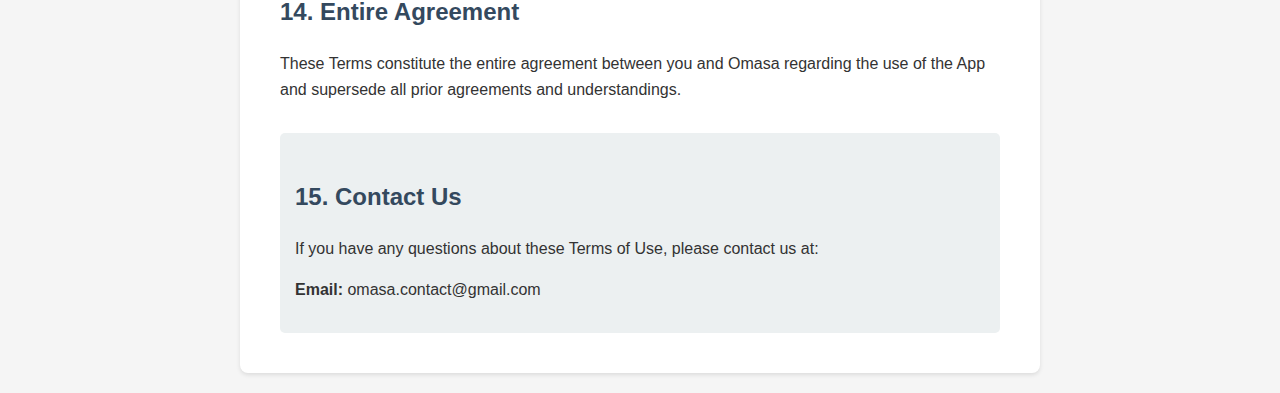
<file: omasa/terms-of-use.html>
<!DOCTYPE html>
<html lang="en">
<head>
    <meta charset="UTF-8">
    <meta name="viewport" content="width=device-width, initial-scale=1.0">
    <title>Terms of Use - Omasa</title>
    <style>
        body {
            font-family: -apple-system, BlinkMacSystemFont, 'Segoe UI', Roboto, Oxygen, Ubuntu, Cantarell, sans-serif;
            line-height: 1.6;
            color: #333;
            max-width: 800px;
            margin: 0 auto;
            padding: 20px;
            background-color: #f5f5f5;
        }
        .container {
            background-color: white;
            padding: 40px;
            border-radius: 8px;
            box-shadow: 0 2px 4px rgba(0,0,0,0.1);
        }
        h1 {
            color: #2c3e50;
            border-bottom: 3px solid #3498db;
            padding-bottom: 10px;
        }
        h2 {
            color: #34495e;
            margin-top: 30px;
        }
        h3 {
            color: #7f8c8d;
            margin-top: 20px;
        }
        p {
            margin-bottom: 15px;
        }
        ul {
            margin-bottom: 15px;
        }
        li {
            margin-bottom: 8px;
        }
        .last-updated {
            color: #7f8c8d;
            font-style: italic;
            margin-bottom: 30px;
        }
        .contact {
            background-color: #ecf0f1;
            padding: 15px;
            border-radius: 5px;
            margin-top: 30px;
        }
    </style>
</head>
<body>
    <div class="container">
        <h1>Terms of Use</h1>
        <p class="last-updated">Last Updated: November 6, 2025</p>

        <h2>1. Acceptance of Terms</h2>
        <p>
            By downloading, installing, or using the Omasa mobile application ("App"), you agree to be bound by these Terms of Use ("Terms"). 
            If you do not agree to these Terms, please do not use the App.
        </p>

        <h2>2. Description of Service</h2>
        <p>
            Omasa is a mobile application that provides guided massage routines and techniques. The App offers educational content, 
            audio-guided sessions, and various massage techniques for self-care and wellness purposes.
        </p>

        <h2>3. Medical Disclaimer</h2>
        <p>
            <strong>Important:</strong> The content provided in Omasa is for educational and informational purposes only. 
            It is not intended to be a substitute for professional medical advice, diagnosis, or treatment.
        </p>
        <ul>
            <li>Always consult with a qualified healthcare provider before starting any new wellness routine</li>
            <li>If you experience pain, discomfort, or any adverse effects, stop using the App immediately and consult a healthcare professional</li>
            <li>The App is not intended to diagnose, treat, cure, or prevent any medical condition</li>
            <li>Users with pre-existing medical conditions, injuries, or concerns should seek medical advice before using the App</li>
        </ul>

        <h2>4. User Responsibilities</h2>
        <p>As a user of Omasa, you agree to:</p>
        <ul>
            <li>Use the App in a safe environment and follow all instructions carefully</li>
            <li>Not use the App while driving, operating machinery, or in any situation requiring your full attention</li>
            <li>Take full responsibility for your own safety and well-being while using the App</li>
            <li>Not modify, adapt, or hack the App or attempt to gain unauthorized access</li>
            <li>Comply with all applicable local, state, national, and international laws and regulations</li>
        </ul>

        <h2>5. Intellectual Property Rights</h2>
        <p>
            All content, features, and functionality of the App, including but not limited to text, graphics, logos, audio, video, 
            software, and all other materials, are the exclusive property of Omasa and are protected by copyright, trademark, 
            and other intellectual property laws.
        </p>
        <p>You may not:</p>
        <ul>
            <li>Copy, modify, distribute, sell, or lease any part of the App</li>
            <li>Reverse engineer or attempt to extract the source code of the App</li>
            <li>Remove any copyright or proprietary notices from the App</li>
        </ul>

        <h2>6. Subscription and Payment Terms</h2>
        <h3>6.1 Premium Features</h3>
        <p>
            Certain features of the App may require a paid subscription ("Premium Subscription"). 
            Subscription terms and pricing will be clearly displayed within the App before purchase.
        </p>

        <h3>6.2 Automatic Renewal</h3>
        <p>
            Premium Subscriptions automatically renew unless auto-renewal is turned off at least 24 hours before 
            the end of the current subscription period. You can manage your subscription and turn off auto-renewal 
            in your device's account settings.
        </p>

        <h3>6.3 Refunds</h3>
        <p>
            Refund policies are governed by the app store through which you purchased your subscription 
            (Apple App Store or Google Play Store). Please refer to their respective refund policies.
        </p>

        <h2>7. Privacy</h2>
        <p>
            Your privacy is important to us. Please review our <a href="privacy-policy.html">Privacy Policy</a> 
            to understand how we collect, use, and protect your personal information.
        </p>

        <h2>8. Limitation of Liability</h2>
        <p>
            TO THE MAXIMUM EXTENT PERMITTED BY LAW, Omasa AND ITS AFFILIATES, OFFICERS, EMPLOYEES, AGENTS, 
            AND LICENSORS SHALL NOT BE LIABLE FOR ANY INDIRECT, INCIDENTAL, SPECIAL, CONSEQUENTIAL, OR PUNITIVE DAMAGES, 
            INCLUDING BUT NOT LIMITED TO PERSONAL INJURY, LOSS OF DATA, OR LOSS OF PROFITS, ARISING OUT OF OR 
            RELATED TO YOUR USE OF THE APP.
        </p>
        <p>
            IN NO EVENT SHALL OUR TOTAL LIABILITY TO YOU FOR ALL DAMAGES EXCEED THE AMOUNT YOU PAID TO US IN THE 
            PAST SIX MONTHS, OR ONE HUNDRED DOLLARS ($100), WHICHEVER IS LESS.
        </p>

        <h2>9. Disclaimer of Warranties</h2>
        <p>
            THE APP IS PROVIDED "AS IS" AND "AS AVAILABLE" WITHOUT WARRANTIES OF ANY KIND, EITHER EXPRESS OR IMPLIED, 
            INCLUDING BUT NOT LIMITED TO IMPLIED WARRANTIES OF MERCHANTABILITY, FITNESS FOR A PARTICULAR PURPOSE, 
            OR NON-INFRINGEMENT.
        </p>

        <h2>10. Changes to the App and Terms</h2>
        <p>
            We reserve the right to modify, suspend, or discontinue the App or any part thereof at any time without notice. 
            We may also update these Terms from time to time. We will notify you of any material changes by posting the new 
            Terms within the App. Your continued use of the App after such changes constitutes your acceptance of the new Terms.
        </p>

        <h2>11. Termination</h2>
        <p>
            We may terminate or suspend your access to the App immediately, without prior notice or liability, 
            for any reason whatsoever, including but not limited to a breach of these Terms.
        </p>

        <h2>12. Governing Law</h2>
        <p>
            These Terms shall be governed by and construed in accordance with the laws of the jurisdiction in which 
            the App owner is located, without regard to its conflict of law provisions.
        </p>

        <h2>13. Severability</h2>
        <p>
            If any provision of these Terms is found to be unenforceable or invalid, that provision shall be limited or 
            eliminated to the minimum extent necessary so that these Terms shall otherwise remain in full force and effect.
        </p>

        <h2>14. Entire Agreement</h2>
        <p>
            These Terms constitute the entire agreement between you and Omasa regarding the use of the App and 
            supersede all prior agreements and understandings.
        </p>

        <div class="contact">
            <h2>15. Contact Us</h2>
            <p>
                If you have any questions about these Terms of Use, please contact us at:
            </p>
            <p>
                <strong>Email:</strong> omasa.contact@gmail.com
            </p>
        </div>
    </div>
</body>
</html>
</file>
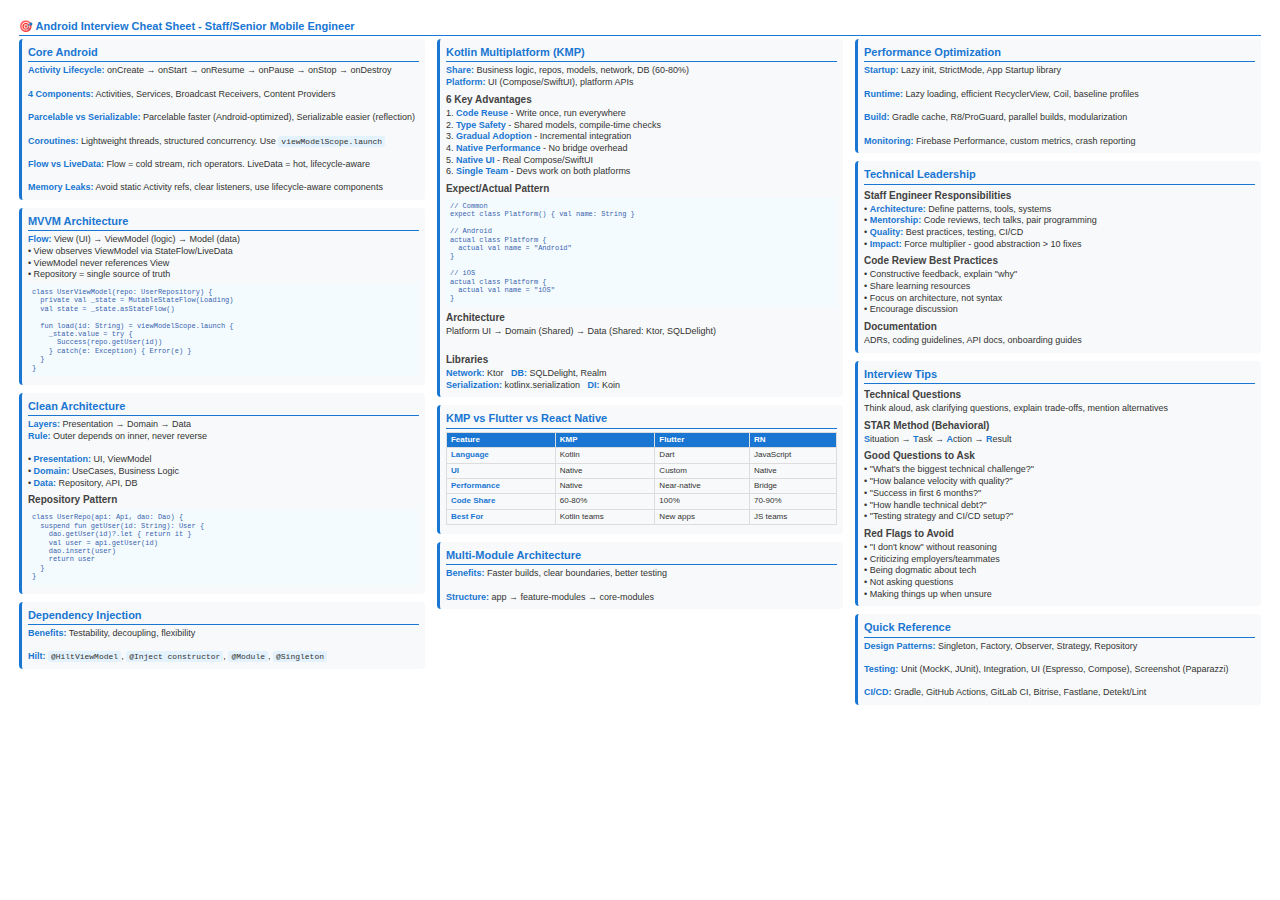
<file: random/cheatsheet.html>
<!DOCTYPE html>
<html lang="en">
<head>
    <meta charset="UTF-8">
    <meta name="viewport" content="width=device-width, initial-scale=1.0">
    <title>Android Interview Cheat Sheet</title>
    <style>
        @page {
            size: A4 landscape;
            margin: 0.5cm;
        }
        
        * {
            margin: 0;
            padding: 0;
            box-sizing: border-box;
        }
        
        body {
            font-family: Arial, sans-serif;
            font-size: 9px;
            line-height: 1.3;
            color: #333;
            background: white;
            padding: 0.5cm;
        }
        
        .container {
            display: grid;
            grid-template-columns: 1fr 1fr 1fr;
            gap: 12px;
        }
        
        .column {
            display: flex;
            flex-direction: column;
            gap: 8px;
        }
        
        h1 {
            font-size: 16px;
            text-align: center;
            margin-bottom: 8px;
            color: #1976D2;
            border-bottom: 2px solid #1976D2;
            padding-bottom: 4px;
        }
        
        h2 {
            font-size: 11px;
            color: #1976D2;
            margin-bottom: 3px;
            border-bottom: 1px solid #1976D2;
            padding-bottom: 2px;
        }
        
        h3 {
            font-size: 10px;
            color: #424242;
            margin: 4px 0 2px 0;
            font-weight: bold;
        }
        
        .section {
            background: #f8f9fa;
            padding: 6px;
            border-radius: 4px;
            border-left: 3px solid #1976D2;
        }
        
        code {
            background: #e3f2fd;
            padding: 1px 3px;
            border-radius: 2px;
            font-family: Courier New, monospace;
            font-size: 8px;
        }
        
        .code-block {
            background: #f3fbff;
            color: #3b63ac;
            padding: 4px;
            border-radius: 3px;
            font-family: Courier New, monospace;
            font-size: 7px;
            line-height: 1.2;
            margin: 3px 0;
            white-space: pre;
        }
        
        table {
            width: 100%;
            border-collapse: collapse;
            font-size: 8px;
            margin: 3px 0;
        }
        
        th, td {
            border: 1px solid #ddd;
            padding: 2px 4px;
            text-align: left;
        }
        
        th {
            background: #1976D2;
            color: white;
            font-weight: bold;
        }
        
        strong {
            color: #1976D2;
        }
        
        @media print {
            body {
                print-color-adjust: exact;
                -webkit-print-color-adjust: exact;
            }
        }
    </style>
</head>
<body>
    <h2>🎯 Android Interview Cheat Sheet - Staff/Senior Mobile Engineer</h2>
    
    <div class="container">
        <!-- COLUMN 1 -->
        <div class="column">
            <div class="section">
                <h2>Core Android</h2>
                <strong>Activity Lifecycle:</strong> onCreate → onStart → onResume → onPause → onStop → onDestroy<br><br>
                <strong>4 Components:</strong> Activities, Services, Broadcast Receivers, Content Providers<br><br>
                <strong>Parcelable vs Serializable:</strong> Parcelable faster (Android-optimized), Serializable easier (reflection)<br><br>
                <strong>Coroutines:</strong> Lightweight threads, structured concurrency. Use <code>viewModelScope.launch</code><br><br>
                <strong>Flow vs LiveData:</strong> Flow = cold stream, rich operators. LiveData = hot, lifecycle-aware<br><br>
                <strong>Memory Leaks:</strong> Avoid static Activity refs, clear listeners, use lifecycle-aware components
            </div>
            
            <div class="section">
                <h2>MVVM Architecture</h2>
                <strong>Flow:</strong> View (UI) → ViewModel (logic) → Model (data)<br>
                • View observes ViewModel via StateFlow/LiveData<br>
                • ViewModel never references View<br>
                • Repository = single source of truth<br>
                
                <div class="code-block">class UserViewModel(repo: UserRepository) {
  private val _state = MutableStateFlow(Loading)
  val state = _state.asStateFlow()
  
  fun load(id: String) = viewModelScope.launch {
    _state.value = try {
      Success(repo.getUser(id))
    } catch(e: Exception) { Error(e) }
  }
}</div>
            </div>
            
            <div class="section">
                <h2>Clean Architecture</h2>
                <strong>Layers:</strong> Presentation → Domain → Data<br>
                <strong>Rule:</strong> Outer depends on inner, never reverse<br><br>
                • <strong>Presentation:</strong> UI, ViewModel<br>
                • <strong>Domain:</strong> UseCases, Business Logic<br>
                • <strong>Data:</strong> Repository, API, DB<br>
                
                <h3>Repository Pattern</h3>
                <div class="code-block">class UserRepo(api: Api, dao: Dao) {
  suspend fun getUser(id: String): User {
    dao.getUser(id)?.let { return it }
    val user = api.getUser(id)
    dao.insert(user)
    return user
  }
}</div>
            </div>
            
            <div class="section">
                <h2>Dependency Injection</h2>
                <strong>Benefits:</strong> Testability, decoupling, flexibility<br><br>
                <strong>Hilt:</strong> <code>@HiltViewModel</code>, <code>@Inject constructor</code>, <code>@Module</code>, <code>@Singleton</code>
            </div>
        </div>
        
        <!-- COLUMN 2 -->
        <div class="column">
            <div class="section">
                <h2>Kotlin Multiplatform (KMP)</h2>
                <strong>Share:</strong> Business logic, repos, models, network, DB (60-80%)<br>
                <strong>Platform:</strong> UI (Compose/SwiftUI), platform APIs<br>
                
                <h3>6 Key Advantages</h3>
                1. <strong>Code Reuse</strong> - Write once, run everywhere<br>
                2. <strong>Type Safety</strong> - Shared models, compile-time checks<br>
                3. <strong>Gradual Adoption</strong> - Incremental integration<br>
                4. <strong>Native Performance</strong> - No bridge overhead<br>
                5. <strong>Native UI</strong> - Real Compose/SwiftUI<br>
                6. <strong>Single Team</strong> - Devs work on both platforms<br>
                
                <h3>Expect/Actual Pattern</h3>
                <div class="code-block">// Common
expect class Platform() { val name: String }

// Android
actual class Platform {
  actual val name = "Android"
}

// iOS
actual class Platform {
  actual val name = "iOS"
}</div>
                
                <h3>Architecture</h3>
                Platform UI → Domain (Shared) → Data (Shared: Ktor, SQLDelight)<br><br>
                
                <h3>Libraries</h3>
                <strong>Network:</strong> Ktor &nbsp; <strong>DB:</strong> SQLDelight, Realm<br>
                <strong>Serialization:</strong> kotlinx.serialization &nbsp; <strong>DI:</strong> Koin
            </div>
            
            <div class="section">
                <h2>KMP vs Flutter vs React Native</h2>
                <table>
                    <tr>
                        <th>Feature</th>
                        <th>KMP</th>
                        <th>Flutter</th>
                        <th>RN</th>
                    </tr>
                    <tr>
                        <td><strong>Language</strong></td>
                        <td>Kotlin</td>
                        <td>Dart</td>
                        <td>JavaScript</td>
                    </tr>
                    <tr>
                        <td><strong>UI</strong></td>
                        <td>Native</td>
                        <td>Custom</td>
                        <td>Native</td>
                    </tr>
                    <tr>
                        <td><strong>Performance</strong></td>
                        <td>Native</td>
                        <td>Near-native</td>
                        <td>Bridge</td>
                    </tr>
                    <tr>
                        <td><strong>Code Share</strong></td>
                        <td>60-80%</td>
                        <td>100%</td>
                        <td>70-90%</td>
                    </tr>
                    <tr>
                        <td><strong>Best For</strong></td>
                        <td>Kotlin teams</td>
                        <td>New apps</td>
                        <td>JS teams</td>
                    </tr>
                </table>
            </div>
            
            <div class="section">
                <h2>Multi-Module Architecture</h2>
                <strong>Benefits:</strong> Faster builds, clear boundaries, better testing<br><br>
                <strong>Structure:</strong> app → feature-modules → core-modules
            </div>
        </div>
        
        <!-- COLUMN 3 -->
        <div class="column">
            <div class="section">
                <h2>Performance Optimization</h2>
                <strong>Startup:</strong> Lazy init, StrictMode, App Startup library<br><br>
                <strong>Runtime:</strong> Lazy loading, efficient RecyclerView, Coil, baseline profiles<br><br>
                <strong>Build:</strong> Gradle cache, R8/ProGuard, parallel builds, modularization<br><br>
                <strong>Monitoring:</strong> Firebase Performance, custom metrics, crash reporting
            </div>
            
            <div class="section">
                <h2>Technical Leadership</h2>
                <h3>Staff Engineer Responsibilities</h3>
                • <strong>Architecture:</strong> Define patterns, tools, systems<br>
                • <strong>Mentorship:</strong> Code reviews, tech talks, pair programming<br>
                • <strong>Quality:</strong> Best practices, testing, CI/CD<br>
                • <strong>Impact:</strong> Force multiplier - good abstraction &gt; 10 fixes<br>
                
                <h3>Code Review Best Practices</h3>
                • Constructive feedback, explain "why"<br>
                • Share learning resources<br>
                • Focus on architecture, not syntax<br>
                • Encourage discussion<br>
                
                <h3>Documentation</h3>
                ADRs, coding guidelines, API docs, onboarding guides
            </div>
            
            <div class="section">
                <h2>Interview Tips</h2>
                <h3>Technical Questions</h3>
                Think aloud, ask clarifying questions, explain trade-offs, mention alternatives<br>
                
                <h3>STAR Method (Behavioral)</h3>
                <strong>S</strong>ituation → <strong>T</strong>ask → <strong>A</strong>ction → <strong>R</strong>esult<br>
                
                <h3>Good Questions to Ask</h3>
                • "What's the biggest technical challenge?"<br>
                • "How balance velocity with quality?"<br>
                • "Success in first 6 months?"<br>
                • "How handle technical debt?"<br>
                • "Testing strategy and CI/CD setup?"<br>
                
                <h3>Red Flags to Avoid</h3>
                • "I don't know" without reasoning<br>
                • Criticizing employers/teammates<br>
                • Being dogmatic about tech<br>
                • Not asking questions<br>
                • Making things up when unsure
            </div>
            
            <div class="section">
                <h2>Quick Reference</h2>
                <strong>Design Patterns:</strong> Singleton, Factory, Observer, Strategy, Repository<br><br>
                <strong>Testing:</strong> Unit (MockK, JUnit), Integration, UI (Espresso, Compose), Screenshot (Paparazzi)<br><br>
                <strong>CI/CD:</strong> Gradle, GitHub Actions, GitLab CI, Bitrise, Fastlane, Detekt/Lint
            </div>
        </div>
    </div>
</body>
</html>
</file>
<file: styles.css>
body::before {
    background-size: cover;
    background-attachment: fixed;
    content: '';
    will-change: transform;
    z-index: -1;
    left: 0;
    right: 0;
    bottom: 0;
    top: 0;
    position: fixed;
    font-family: 'Roboto';
    background-color: #C4C4C4;
}

@media (max-width: 512px)  and (-webkit-min-device-pixel-ratio: 1.5),
       (max-width: 512px)  and (min-resolution: 1.5dppx),
       (max-width: 1024px) and (-webkit-max-device-pixel-ratio: 1.5),
       (max-width: 1024px) and (max-resolution: 1.5dppx) {
  body::before {
    background-image: url('images/bg_nb_1024.jpg');
  }
}
@media (min-width: 513px)  and (max-width: 1024px) and (-webkit-min-device-pixel-ratio: 1.5),
       (min-width: 513px)  and (max-width: 1024px) and (min-resolution: 1.5dppx),
       (min-width: 1025px) and (max-width: 2048px) and (-webkit-max-device-pixel-ratio: 1.5),
       (min-width: 1025px) and (max-width: 2048px) and (max-resolution: 1.5dppx)  {
  body::before {
    background-image: url('images/bg_nb_2048.jpg');
  }
}
@media (min-width: 1025px) and (-webkit-min-device-pixel-ratio: 1.5),
       (min-width: 1025px) and (min-resolution: 1.5dppx),
       (min-width: 2049px) and (-webkit-max-device-pixel-ratio: 1.5),
       (min-width: 2049px) and (max-resolution: 1.5dppx) {
  body::before {
    background-image: url('images/bg_nb_2880.jpg');
  }
}

h1 {
  letter-spacing: 12px;
  margin: 0 0 0 4px;
  color: white;
  font-family: inherit;
  font-weight: 500;
  line-height: 1.2;
  margin: 40px;
}

.list-inline li {
  display: inline-block;
  margin-right: 20px;
  margin-bottom: 30px;
  z-index: 400;
}

#contact {
  position: fixed;
  display: block;
  right: 0;
  bottom: 0;
  margin-right: 40px;
  margin-bottom: 40px;
  z-index: 900;
}

#content {
  margin: 0px;
}
</file>
